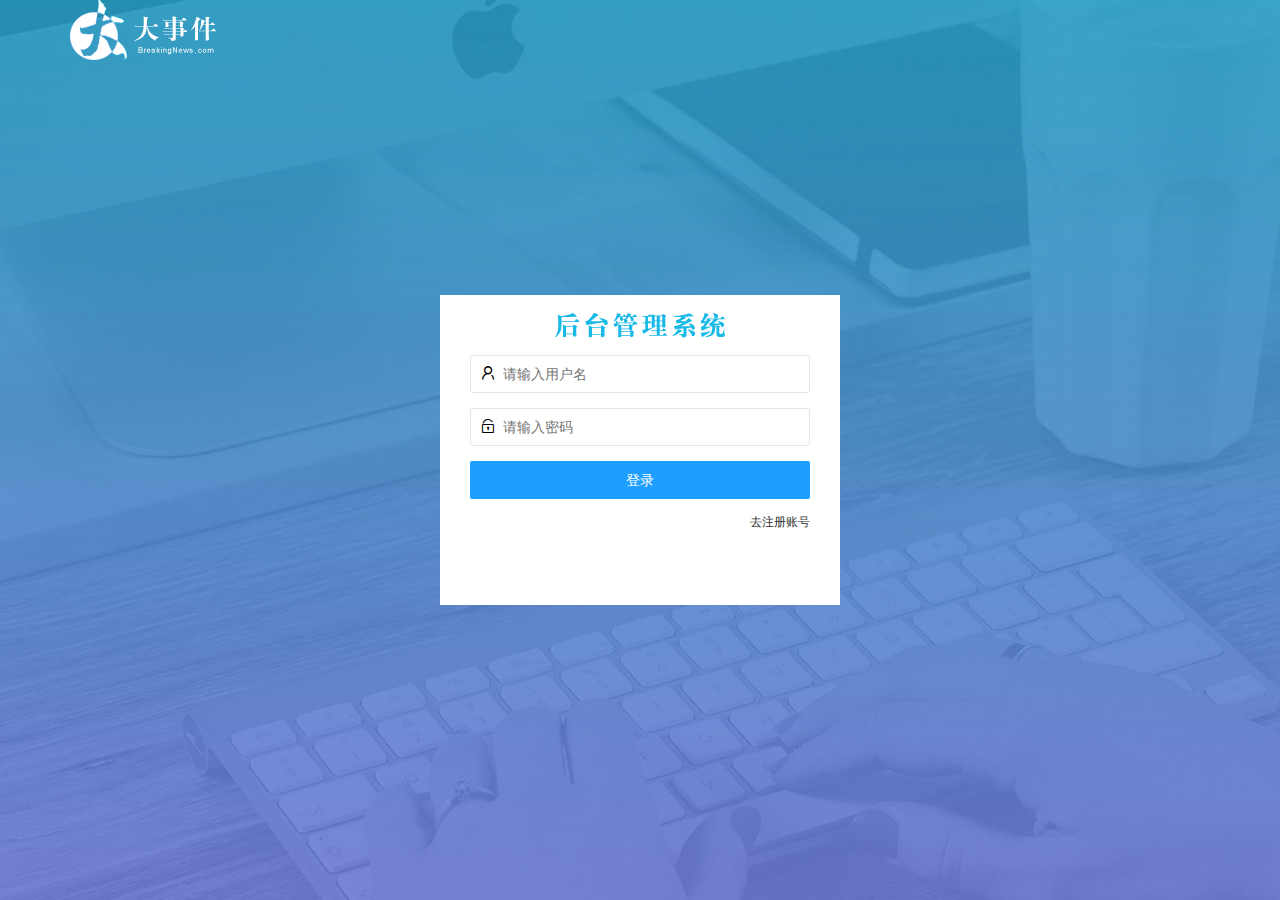
<file: login.html>
<!DOCTYPE html>
<html lang="en">
  <head>
    <meta charset="UTF-8" />
    <meta http-equiv="X-UA-Compatible" content="IE=edge" />
    <meta name="viewport" content="width=device-width, initial-scale=1.0" />
    <title>大事件-登录/注册</title>
    <link rel="stylesheet" href="/assets/css/login.css" />
    <link rel="stylesheet" href="/assets/lib/layui/css/layui.css" />
  </head>
  <body>
    <!-- 头部的 logo区域 -->
    <div class="layui-main">
      <img src="/assets/images/logo.png" alt="" />
    </div>
    <!-- 登录注册区域 -->
    <div class="loginAndRegBox">
      <div class="title-box"></div>
      <!-- 登录的div -->
      <div class="login-box">
        <!-- 登录表单 -->
        <form class="layui-form" action="" id="form_login">
          <!--用户名 -->
          <div class="layui-form-item">
            <i class="layui-icon layui-icon-username"></i>
            <input
              type="text"
              name="username"
              required
              lay-verify="required"
              placeholder="请输入用户名"
              autocomplete="off"
              class="layui-input"
            />
          </div>
          <!-- 密码 -->
          <div class="layui-form-item">
            <i class="layui-icon layui-icon-password"></i>
            <input
              type="password"
              name="password"
              required
              lay-verify="required|pwd"
              placeholder="请输入密码"
              autocomplete="off"
              class="layui-input"
            />
          </div>
          <!-- 登录按钮 -->
          <div class="layui-form-item">
            <button
              class="layui-btn layui-btn-fluid layui-btn-normal"
              lay-submit
              lay-filter="formDemo"
            >
              登录
            </button>
          </div>
          <div class="layui-form-item links">
            <a href="javascript:;" id="link_reg">去注册账号</a>
          </div>
        </form>
      </div>
      <!-- 注册的div -->
      <div class="reg-box">
        <!-- 注册表单 -->
        <form class="layui-form" action="" id="form_reg">
          <!--用户名 -->
          <div class="layui-form-item">
            <i class="layui-icon layui-icon-username"></i>
            <input
              type="text"
              name="username"
              required
              lay-verify="required"
              placeholder="请输入用户名"
              autocomplete="off"
              class="layui-input"
            />
          </div>
          <!-- 密码 -->
          <div class="layui-form-item">
            <i class="layui-icon layui-icon-password"></i>
            <input
              type="password"
              name="password"
              required
              lay-verify="required|pwd"
              placeholder="请输入密码"
              autocomplete="off"
              class="layui-input"
            />
          </div>
          <!-- 确认密码 -->
          <div class="layui-form-item">
            <i class="layui-icon layui-icon-password"></i>
            <input
              type="password"
              name="password"
              required
              lay-verify="required|pwd|repwd"
              placeholder="再次确认密码"
              autocomplete="off"
              class="layui-input"
            />
          </div>

          <!-- 登录按钮 -->
          <div class="layui-form-item">
            <button
              class="layui-btn layui-btn-fluid layui-btn-normal"
              lay-submit
              lay-filter="formDemo"
            >
              注册
            </button>
          </div>
          <div class="layui-form-item links">
            <a href="javascript:;" id="link_login">去登录</a>
          </div>
        </form>
      </div>
    </div>
    <!-- 导入layui标签的js -->
    <script src="/assets/lib/layui/layui.all.js"></script>
    <!-- 导入jquery -->
    <script src="/assets/lib/jquery.js"></script>
    <script src="/assets/js/baseapi.js"></script>
    <script src="/assets/js/login.js"></script>
  </body>
</html>
</file>
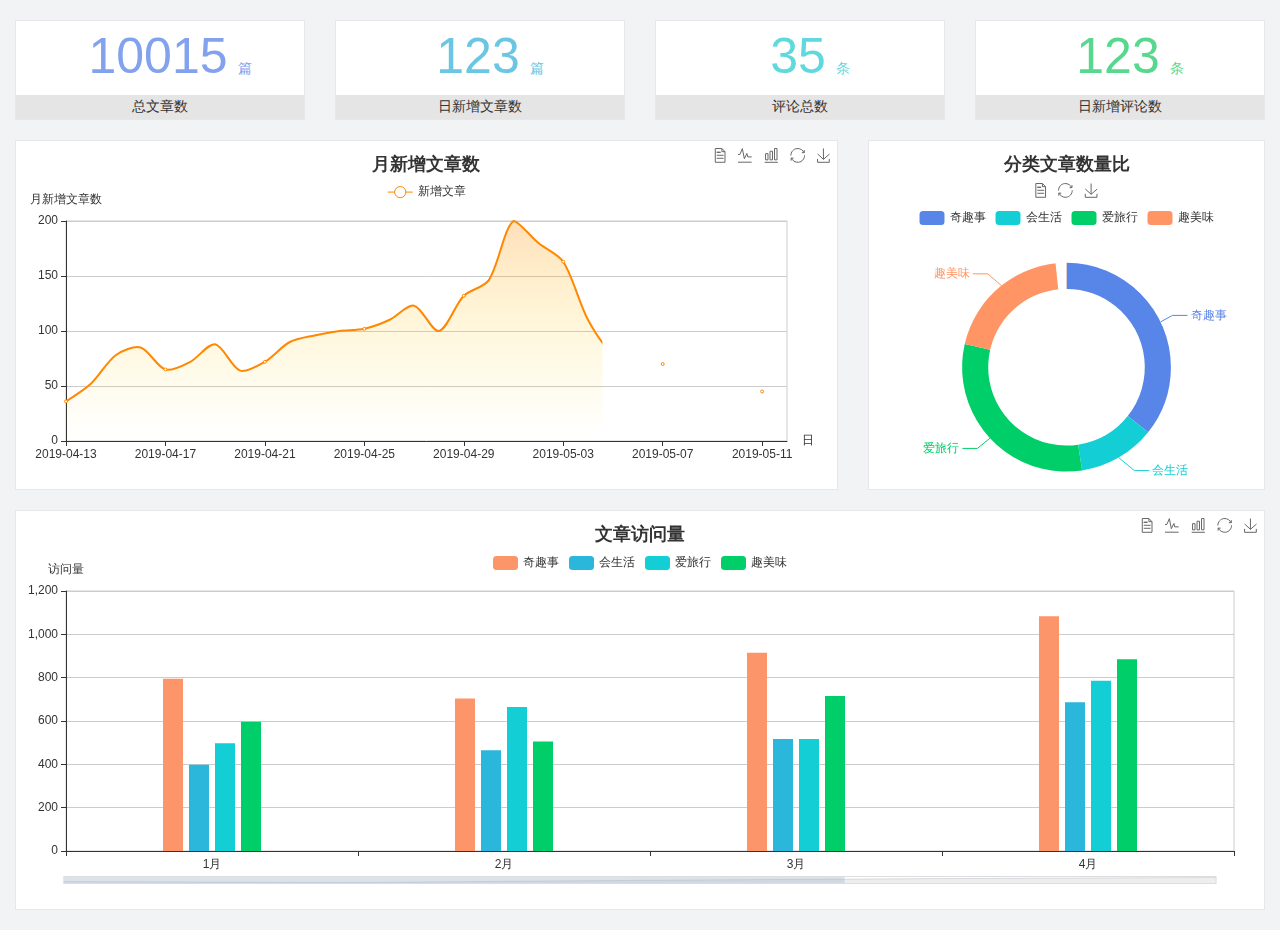
<file: home/dashboard.html>
<!DOCTYPE html>
<html lang="en">

<head>
  <meta charset="UTF-8">
  <meta name="viewport" content="width=device-width, initial-scale=1.0">
  <meta http-equiv="X-UA-Compatible" content="ie=edge">
  <title>图表统计</title>
  <link rel="stylesheet" href="../../assets/lib/bootstrap.css" />
  <link rel="stylesheet" href="../../assets/lib/main.css" />
  <script src="../../assets/lib/jquery.js"></script>
  <script type="text/javascript" src="../../assets/lib/echarts.min.js"></script>
</head>

<body>
  <div class="container-fluid">
    <div class="row spannel_list">
      <div class="col-sm-3 col-xs-6">
        <div class="spannel">
          <em>10015</em><span>篇</span>
          <b>总文章数</b>
        </div>
      </div>
      <div class="col-sm-3 col-xs-6">
        <div class="spannel scolor01">
          <em>123</em><span>篇</span>
          <b>日新增文章数</b>
        </div>
      </div>
      <div class="col-sm-3 col-xs-6">
        <div class="spannel scolor02">
          <em>35</em><span>条</span>
          <b>评论总数</b>
        </div>
      </div>
      <div class="col-sm-3 col-xs-6">
        <div class="spannel scolor03">
          <em>123</em><span>条</span>
          <b>日新增评论数</b>
        </div>
      </div>
    </div>
  </div>

  <div class="container-fluid">
    <div class="row curve-pie">
      <div class="col-lg-8 col-md-8">
        <div class="gragh_pannel" id="curve_show"></div>
      </div>
      <div class="col-lg-4 col-md-4">
        <div class="gragh_pannel" id="pie_show"></div>
      </div>
    </div>
  </div>

  <div class="container-fluid">
    <div class="column_pannel" id="column_show"></div>
  </div>

  <script>
    var oChart = echarts.init(document.getElementById('curve_show'));
    var aList_all = [
      { 'count': 36, 'date': '2019-04-13' },
      { 'count': 52, 'date': '2019-04-14' },
      { 'count': 78, 'date': '2019-04-15' },
      { 'count': 85, 'date': '2019-04-16' },
      { 'count': 65, 'date': '2019-04-17' },
      { 'count': 72, 'date': '2019-04-18' },
      { 'count': 88, 'date': '2019-04-19' },
      { 'count': 64, 'date': '2019-04-20' },
      { 'count': 72, 'date': '2019-04-21' },
      { 'count': 90, 'date': '2019-04-22' },
      { 'count': 96, 'date': '2019-04-23' },
      { 'count': 100, 'date': '2019-04-24' },
      { 'count': 102, 'date': '2019-04-25' },
      { 'count': 110, 'date': '2019-04-26' },
      { 'count': 123, 'date': '2019-04-27' },
      { 'count': 100, 'date': '2019-04-28' },
      { 'count': 132, 'date': '2019-04-29' },
      { 'count': 146, 'date': '2019-04-30' },
      { 'count': 200, 'date': '2019-05-01' },
      { 'count': 180, 'date': '2019-05-02' },
      { 'count': 163, 'date': '2019-05-03' },
      { 'count': 110, 'date': '2019-05-04' },
      { 'count': 80, 'date': '2019-05-05' },
      { 'count': 82, 'date': '2019-05-06' },
      { 'count': 70, 'date': '2019-05-07' },
      { 'count': 65, 'date': '2019-05-08' },
      { 'count': 54, 'date': '2019-05-09' },
      { 'count': 40, 'date': '2019-05-10' },
      { 'count': 45, 'date': '2019-05-11' },
      { 'count': 38, 'date': '2019-05-12' },
    ];

    let aCount = [];
    let aDate = [];

    for (var i = 0; i < aList_all.length; i++) {
      aCount.push(aList_all[i].count);
      aDate.push(aList_all[i].date);
    }

    var chartopt = {
      title: {
        text: '月新增文章数',
        left: 'center',
        top: '10'
      },
      tooltip: {
        trigger: 'axis'
      },
      legend: {
        data: ['新增文章'],
        top: '40'
      },
      toolbox: {
        show: true,
        feature: {
          mark: { show: true },
          dataView: { show: true, readOnly: false },
          magicType: { show: true, type: ['line', 'bar'] },
          restore: { show: true },
          saveAsImage: { show: true }
        }
      },
      calculable: true,
      xAxis: [
        {
          name: '日',
          type: 'category',
          boundaryGap: false,
          data: aDate
        }
      ],
      yAxis: [
        {
          name: '月新增文章数',
          type: 'value'
        }
      ],
      series: [
        {
          name: '新增文章',
          type: 'line',
          smooth: true,
          itemStyle: { normal: { areaStyle: { type: 'default' }, color: '#f80' }, lineStyle: { color: '#f80' } },
          data: aCount
        }],
      areaStyle: {
        normal: {
          color: new echarts.graphic.LinearGradient(0, 0, 0, 1, [{
            offset: 0,
            color: 'rgba(255,136,0,0.39)'
          }, {
            offset: .34,
            color: 'rgba(255,180,0,0.25)'
          }, {
            offset: 1,
            color: 'rgba(255,222,0,0.00)'
          }])

        }
      },
      grid: {
        show: true,
        x: 50,
        x2: 50,
        y: 80,
        height: 220
      }
    };

    oChart.setOption(chartopt);


    var oPie = echarts.init(document.getElementById('pie_show'));
    var oPieopt =
    {
      title: {
        top: 10,
        text: '分类文章数量比',
        x: 'center'
      },
      tooltip: {
        trigger: 'item',
        formatter: "{a} <br/>{b} : {c} ({d}%)"
      },
      color: ['#5885e8', '#13cfd5', '#00ce68', '#ff9565'],
      legend: {
        x: 'center',
        top: 65,
        data: ['奇趣事', '会生活', '爱旅行', '趣美味']
      },
      toolbox: {
        show: true,
        x: 'center',
        top: 35,
        feature: {
          mark: { show: true },
          dataView: { show: true, readOnly: false },
          magicType: {
            show: true,
            type: ['pie', 'funnel'],
            option: {
              funnel: {
                x: '25%',
                width: '50%',
                funnelAlign: 'left',
                max: 1548
              }
            }
          },
          restore: { show: true },
          saveAsImage: { show: true }
        }
      },
      calculable: true,
      series: [
        {
          name: '访问来源',
          type: 'pie',
          radius: ['45%', '60%'],
          center: ['50%', '65%'],
          data: [
            { value: 300, name: '奇趣事' },
            { value: 100, name: '会生活' },
            { value: 260, name: '爱旅行' },
            { value: 180, name: '趣美味' }
          ]
        }
      ]
    };
    oPie.setOption(oPieopt);



    var oColumn = this.echarts.init(document.getElementById('column_show'));
    var oColumnopt =
    {
      title: {
        text: '文章访问量',
        left: 'center',
        top: '10'
      },
      tooltip: {
        trigger: 'axis'
      },
      legend: {
        data: ['奇趣事', '会生活', '爱旅行', '趣美味'],
        top: '40'
      },
      toolbox: {
        show: true,
        feature: {
          mark: { show: true },
          dataView: { show: true, readOnly: false },
          magicType: { show: true, type: ['line', 'bar'] },
          restore: { show: true },
          saveAsImage: { show: true }
        }
      },
      calculable: true,
      xAxis: [
        {
          type: 'category',
          data: ['1月', '2月', '3月', '4月', '5月']
        }
      ],
      yAxis: [
        {
          name: '访问量',
          type: 'value'
        }
      ],
      series: [
        {
          name: '奇趣事',
          type: 'bar',
          barWidth: 20,
          itemStyle: {
            normal: { areaStyle: { type: 'default' }, color: '#fd956a' }
          },
          data: [800, 708, 920, 1090, 1200]
        },
        {
          name: '会生活',
          type: 'bar',
          barWidth: 20,
          itemStyle: {
            normal: { areaStyle: { type: 'default' }, color: '#2bb6db' }
          },
          data: [400, 468, 520, 690, 800]
        },
        {
          name: '爱旅行',
          type: 'bar',
          barWidth: 20,
          itemStyle: {
            normal: { areaStyle: { type: 'default' }, color: '#13cfd5' }
          },
          data: [500, 668, 520, 790, 900]
        },
        {
          name: '趣美味',
          type: 'bar',
          barWidth: 20,
          itemStyle: {
            normal: { areaStyle: { type: 'default' }, color: '#00ce68' }
          },
          data: [600, 508, 720, 890, 1000]
        }
      ],
      grid: {
        show: true,
        x: 50,
        x2: 30,
        y: 80,
        height: 260
      },
      dataZoom: [//给x轴设置滚动条
        {
          start: 0,//默认为0
          end: 100 - 1000 / 31,//默认为100
          type: 'slider',
          show: true,
          xAxisIndex: [0],
          handleSize: 0,//滑动条的 左右2个滑动条的大小
          height: 8,//组件高度
          left: 45, //左边的距离
          right: 50,//右边的距离
          bottom: 26,//右边的距离
          handleColor: '#ddd',//h滑动图标的颜色
          handleStyle: {
            borderColor: "#cacaca",
            borderWidth: "1",
            shadowBlur: 2,
            background: "#ddd",
            shadowColor: "#ddd",
          }
        }]
    };
    oColumn.setOption(oColumnopt);
  </script>
</body>

</html>
</file>
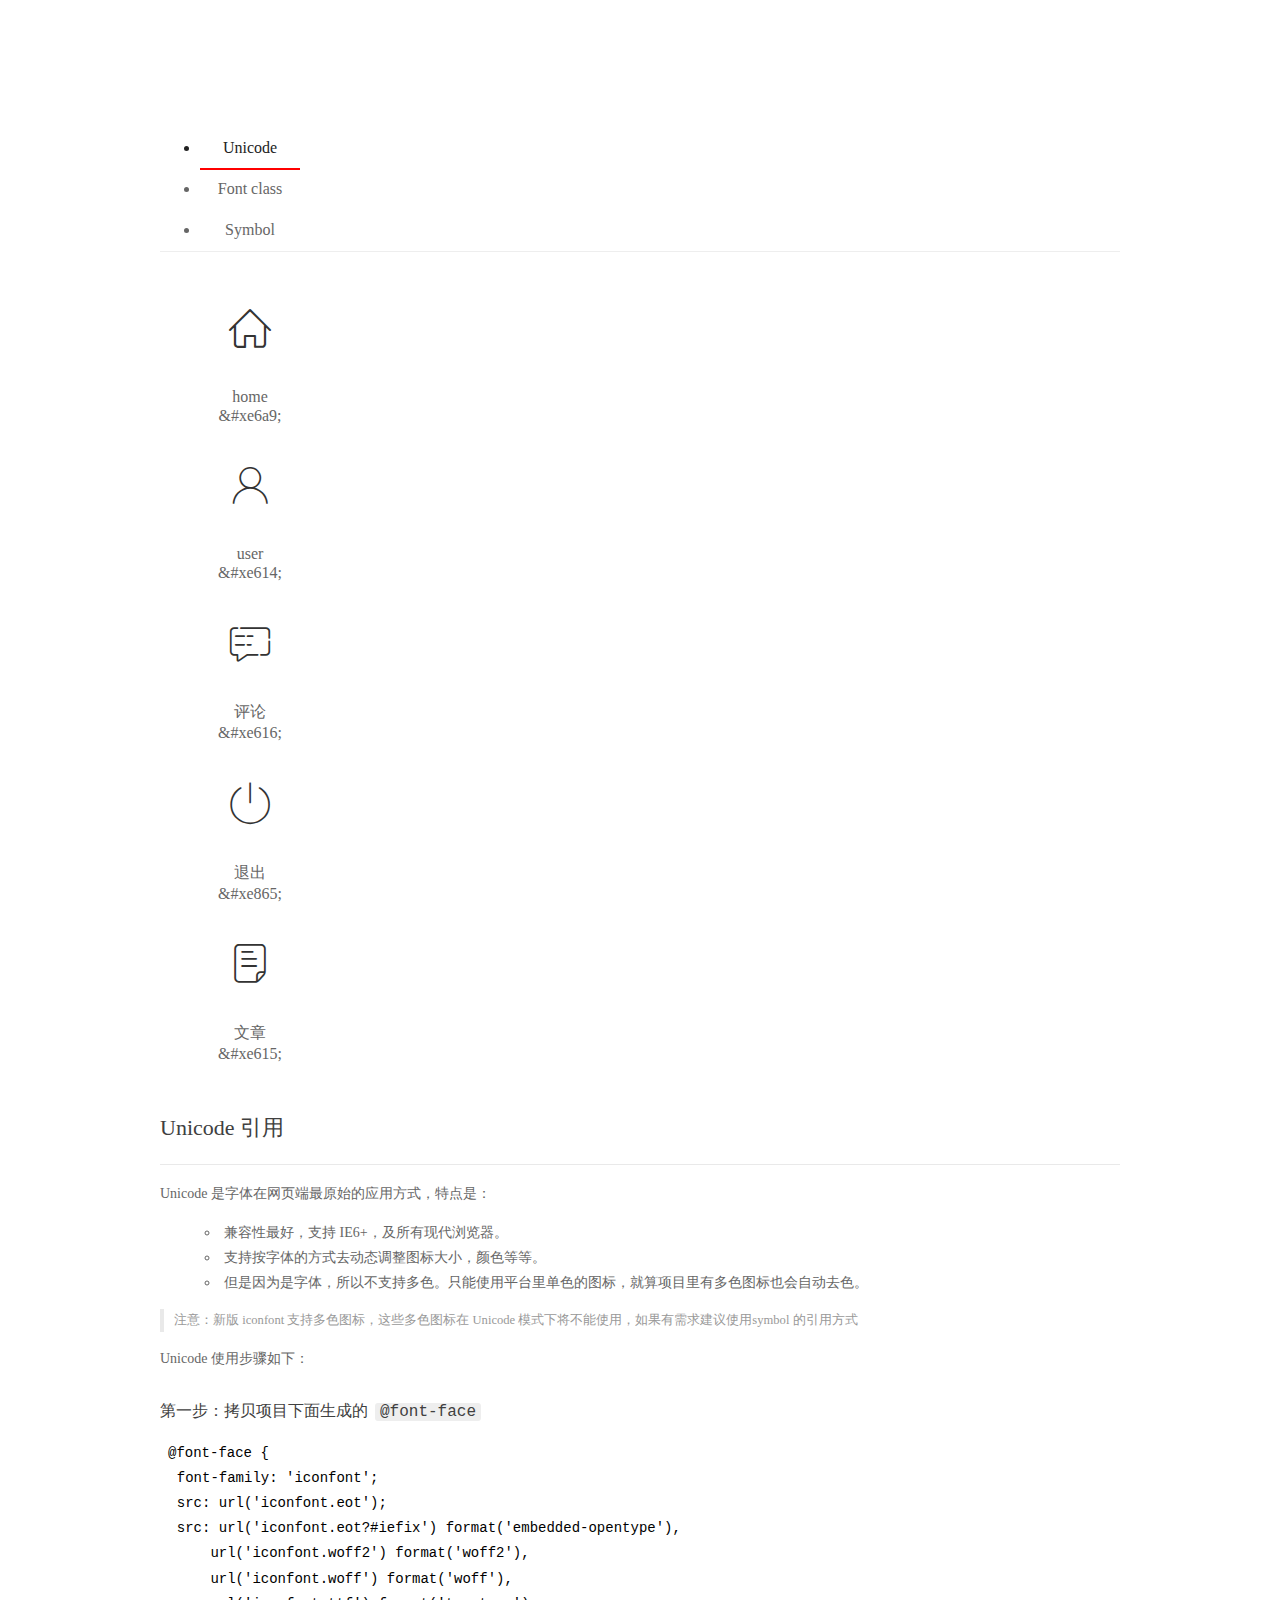
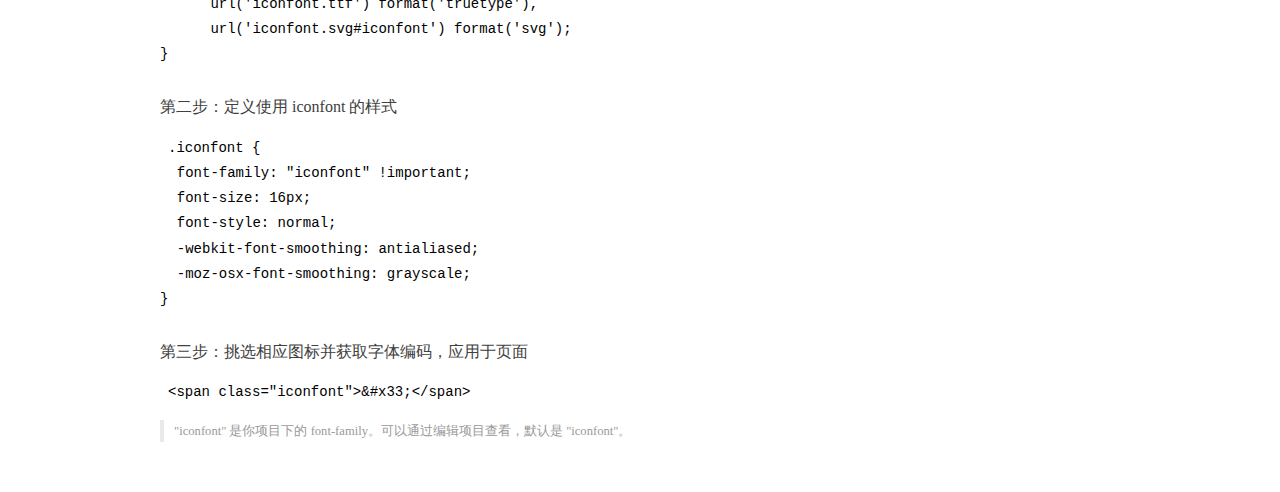
<file: assets/fonts/demo_index.html>
<!DOCTYPE html>
<html>
<head>
  <meta charset="utf-8"/>
  <title>IconFont Demo</title>
  <link rel="shortcut icon" href="https://gtms04.alicdn.com/tps/i4/TB1_oz6GVXXXXaFXpXXJDFnIXXX-64-64.ico" type="image/x-icon"/>
  <link rel="stylesheet" href="https://g.alicdn.com/thx/cube/1.3.2/cube.min.css">
  <link rel="stylesheet" href="demo.css">
  <link rel="stylesheet" href="iconfont.css">
  <script src="iconfont.js"></script>
  <!-- jQuery -->
  <script src="https://a1.alicdn.com/oss/uploads/2018/12/26/7bfddb60-08e8-11e9-9b04-53e73bb6408b.js"></script>
  <!-- 代码高亮 -->
  <script src="https://a1.alicdn.com/oss/uploads/2018/12/26/a3f714d0-08e6-11e9-8a15-ebf944d7534c.js"></script>
</head>
<body>
  <div class="main">
    <h1 class="logo"><a href="https://www.iconfont.cn/" title="iconfont 首页" target="_blank">&#xe86b;</a></h1>
    <div class="nav-tabs">
      <ul id="tabs" class="dib-box">
        <li class="dib active"><span>Unicode</span></li>
        <li class="dib"><span>Font class</span></li>
        <li class="dib"><span>Symbol</span></li>
      </ul>
      
    </div>
    <div class="tab-container">
      <div class="content unicode" style="display: block;">
          <ul class="icon_lists dib-box">
          
            <li class="dib">
              <span class="icon iconfont">&#xe6a9;</span>
                <div class="name">home</div>
                <div class="code-name">&amp;#xe6a9;</div>
              </li>
          
            <li class="dib">
              <span class="icon iconfont">&#xe614;</span>
                <div class="name">user</div>
                <div class="code-name">&amp;#xe614;</div>
              </li>
          
            <li class="dib">
              <span class="icon iconfont">&#xe616;</span>
                <div class="name">评论</div>
                <div class="code-name">&amp;#xe616;</div>
              </li>
          
            <li class="dib">
              <span class="icon iconfont">&#xe865;</span>
                <div class="name">退出</div>
                <div class="code-name">&amp;#xe865;</div>
              </li>
          
            <li class="dib">
              <span class="icon iconfont">&#xe615;</span>
                <div class="name">文章</div>
                <div class="code-name">&amp;#xe615;</div>
              </li>
          
          </ul>
          <div class="article markdown">
          <h2 id="unicode-">Unicode 引用</h2>
          <hr>

          <p>Unicode 是字体在网页端最原始的应用方式，特点是：</p>
          <ul>
            <li>兼容性最好，支持 IE6+，及所有现代浏览器。</li>
            <li>支持按字体的方式去动态调整图标大小，颜色等等。</li>
            <li>但是因为是字体，所以不支持多色。只能使用平台里单色的图标，就算项目里有多色图标也会自动去色。</li>
          </ul>
          <blockquote>
            <p>注意：新版 iconfont 支持多色图标，这些多色图标在 Unicode 模式下将不能使用，如果有需求建议使用symbol 的引用方式</p>
          </blockquote>
          <p>Unicode 使用步骤如下：</p>
          <h3 id="-font-face">第一步：拷贝项目下面生成的 <code>@font-face</code></h3>
<pre><code class="language-css"
>@font-face {
  font-family: 'iconfont';
  src: url('iconfont.eot');
  src: url('iconfont.eot?#iefix') format('embedded-opentype'),
      url('iconfont.woff2') format('woff2'),
      url('iconfont.woff') format('woff'),
      url('iconfont.ttf') format('truetype'),
      url('iconfont.svg#iconfont') format('svg');
}
</code></pre>
          <h3 id="-iconfont-">第二步：定义使用 iconfont 的样式</h3>
<pre><code class="language-css"
>.iconfont {
  font-family: "iconfont" !important;
  font-size: 16px;
  font-style: normal;
  -webkit-font-smoothing: antialiased;
  -moz-osx-font-smoothing: grayscale;
}
</code></pre>
          <h3 id="-">第三步：挑选相应图标并获取字体编码，应用于页面</h3>
<pre>
<code class="language-html"
>&lt;span class="iconfont"&gt;&amp;#x33;&lt;/span&gt;
</code></pre>
          <blockquote>
            <p>"iconfont" 是你项目下的 font-family。可以通过编辑项目查看，默认是 "iconfont"。</p>
          </blockquote>
          </div>
      </div>
      <div class="content font-class">
        <ul class="icon_lists dib-box">
          
          <li class="dib">
            <span class="icon iconfont icon-home"></span>
            <div class="name">
              home
            </div>
            <div class="code-name">.icon-home
            </div>
          </li>
          
          <li class="dib">
            <span class="icon iconfont icon-user"></span>
            <div class="name">
              user
            </div>
            <div class="code-name">.icon-user
            </div>
          </li>
          
          <li class="dib">
            <span class="icon iconfont icon-pinglun"></span>
            <div class="name">
              评论
            </div>
            <div class="code-name">.icon-pinglun
            </div>
          </li>
          
          <li class="dib">
            <span class="icon iconfont icon-tuichu"></span>
            <div class="name">
              退出
            </div>
            <div class="code-name">.icon-tuichu
            </div>
          </li>
          
          <li class="dib">
            <span class="icon iconfont icon-16"></span>
            <div class="name">
              文章
            </div>
            <div class="code-name">.icon-16
            </div>
          </li>
          
        </ul>
        <div class="article markdown">
        <h2 id="font-class-">font-class 引用</h2>
        <hr>

        <p>font-class 是 Unicode 使用方式的一种变种，主要是解决 Unicode 书写不直观，语意不明确的问题。</p>
        <p>与 Unicode 使用方式相比，具有如下特点：</p>
        <ul>
          <li>兼容性良好，支持 IE8+，及所有现代浏览器。</li>
          <li>相比于 Unicode 语意明确，书写更直观。可以很容易分辨这个 icon 是什么。</li>
          <li>因为使用 class 来定义图标，所以当要替换图标时，只需要修改 class 里面的 Unicode 引用。</li>
          <li>不过因为本质上还是使用的字体，所以多色图标还是不支持的。</li>
        </ul>
        <p>使用步骤如下：</p>
        <h3 id="-fontclass-">第一步：引入项目下面生成的 fontclass 代码：</h3>
<pre><code class="language-html">&lt;link rel="stylesheet" href="./iconfont.css"&gt;
</code></pre>
        <h3 id="-">第二步：挑选相应图标并获取类名，应用于页面：</h3>
<pre><code class="language-html">&lt;span class="iconfont icon-xxx"&gt;&lt;/span&gt;
</code></pre>
        <blockquote>
          <p>"
            iconfont" 是你项目下的 font-family。可以通过编辑项目查看，默认是 "iconfont"。</p>
        </blockquote>
      </div>
      </div>
      <div class="content symbol">
          <ul class="icon_lists dib-box">
          
            <li class="dib">
                <svg class="icon svg-icon" aria-hidden="true">
                  <use xlink:href="#icon-home"></use>
                </svg>
                <div class="name">home</div>
                <div class="code-name">#icon-home</div>
            </li>
          
            <li class="dib">
                <svg class="icon svg-icon" aria-hidden="true">
                  <use xlink:href="#icon-user"></use>
                </svg>
                <div class="name">user</div>
                <div class="code-name">#icon-user</div>
            </li>
          
            <li class="dib">
                <svg class="icon svg-icon" aria-hidden="true">
                  <use xlink:href="#icon-pinglun"></use>
                </svg>
                <div class="name">评论</div>
                <div class="code-name">#icon-pinglun</div>
            </li>
          
            <li class="dib">
                <svg class="icon svg-icon" aria-hidden="true">
                  <use xlink:href="#icon-tuichu"></use>
                </svg>
                <div class="name">退出</div>
                <div class="code-name">#icon-tuichu</div>
            </li>
          
            <li class="dib">
                <svg class="icon svg-icon" aria-hidden="true">
                  <use xlink:href="#icon-16"></use>
                </svg>
                <div class="name">文章</div>
                <div class="code-name">#icon-16</div>
            </li>
          
          </ul>
          <div class="article markdown">
          <h2 id="symbol-">Symbol 引用</h2>
          <hr>

          <p>这是一种全新的使用方式，应该说这才是未来的主流，也是平台目前推荐的用法。相关介绍可以参考这篇<a href="">文章</a>
            这种用法其实是做了一个 SVG 的集合，与另外两种相比具有如下特点：</p>
          <ul>
            <li>支持多色图标了，不再受单色限制。</li>
            <li>通过一些技巧，支持像字体那样，通过 <code>font-size</code>, <code>color</code> 来调整样式。</li>
            <li>兼容性较差，支持 IE9+，及现代浏览器。</li>
            <li>浏览器渲染 SVG 的性能一般，还不如 png。</li>
          </ul>
          <p>使用步骤如下：</p>
          <h3 id="-symbol-">第一步：引入项目下面生成的 symbol 代码：</h3>
<pre><code class="language-html">&lt;script src="./iconfont.js"&gt;&lt;/script&gt;
</code></pre>
          <h3 id="-css-">第二步：加入通用 CSS 代码（引入一次就行）：</h3>
<pre><code class="language-html">&lt;style&gt;
.icon {
  width: 1em;
  height: 1em;
  vertical-align: -0.15em;
  fill: currentColor;
  overflow: hidden;
}
&lt;/style&gt;
</code></pre>
          <h3 id="-">第三步：挑选相应图标并获取类名，应用于页面：</h3>
<pre><code class="language-html">&lt;svg class="icon" aria-hidden="true"&gt;
  &lt;use xlink:href="#icon-xxx"&gt;&lt;/use&gt;
&lt;/svg&gt;
</code></pre>
          </div>
      </div>

    </div>
  </div>
  <script>
  $(document).ready(function () {
      $('.tab-container .content:first').show()

      $('#tabs li').click(function (e) {
        var tabContent = $('.tab-container .content')
        var index = $(this).index()

        if ($(this).hasClass('active')) {
          return
        } else {
          $('#tabs li').removeClass('active')
          $(this).addClass('active')

          tabContent.hide().eq(index).fadeIn()
        }
      })
    })
  </script>
</body>
</html>
</file>
<file: assets/css/login.css>
html,
body {
  margin: 0;
  padding: 0;
  height: 100%;
  width: 100%;
  background: url('/assets/images/login_bg.jpg') no-repeat center;
  background-size: cover;
}
.loginAndRegBox {
  width: 400px;
  height: 310px;
  background-color: #fff;
  position: absolute;
  left: 50%;
  top: 50%;
  transform: translate(-50%, -50%);
}
.title-box {
  height: 60px;
  background: url(/assets/images/login_title.png) no-repeat center;
}
.reg-box {
  display: none;
}
.layui-form {
  padding: 0 30px;
}
.links a {
  display: flex;
  justify-content: flex-end;
  font-size: 12px;
}
.layui-form-item {
  position: relative;
}
.layui-icon {
  position: absolute;
  left: 10px;
  top: 10px;
}

.layui-form-item .layui-input {
  padding-left: 32px;
}
</file>
<file: assets/lib/layui/css/layui.css>
/** layui-v2.5.5 MIT License By https://www.layui.com */
 .layui-inline,img{display:inline-block;vertical-align:middle}h1,h2,h3,h4,h5,h6{font-weight:400}.layui-edge,.layui-header,.layui-inline,.layui-main{position:relative}.layui-body,.layui-edge,.layui-elip{overflow:hidden}.layui-btn,.layui-edge,.layui-inline,img{vertical-align:middle}.layui-btn,.layui-disabled,.layui-icon,.layui-unselect{-moz-user-select:none;-webkit-user-select:none;-ms-user-select:none}.layui-elip,.layui-form-checkbox span,.layui-form-pane .layui-form-label{text-overflow:ellipsis;white-space:nowrap}.layui-breadcrumb,.layui-tree-btnGroup{visibility:hidden}blockquote,body,button,dd,div,dl,dt,form,h1,h2,h3,h4,h5,h6,input,li,ol,p,pre,td,textarea,th,ul{margin:0;padding:0;-webkit-tap-highlight-color:rgba(0,0,0,0)}a:active,a:hover{outline:0}img{border:none}li{list-style:none}table{border-collapse:collapse;border-spacing:0}h4,h5,h6{font-size:100%}button,input,optgroup,option,select,textarea{font-family:inherit;font-size:inherit;font-style:inherit;font-weight:inherit;outline:0}pre{white-space:pre-wrap;white-space:-moz-pre-wrap;white-space:-pre-wrap;white-space:-o-pre-wrap;word-wrap:break-word}body{line-height:24px;font:14px Helvetica Neue,Helvetica,PingFang SC,Tahoma,Arial,sans-serif}hr{height:1px;margin:10px 0;border:0;clear:both}a{color:#333;text-decoration:none}a:hover{color:#777}a cite{font-style:normal;*cursor:pointer}.layui-border-box,.layui-border-box *{box-sizing:border-box}.layui-box,.layui-box *{box-sizing:content-box}.layui-clear{clear:both;*zoom:1}.layui-clear:after{content:'\20';clear:both;*zoom:1;display:block;height:0}.layui-inline{*display:inline;*zoom:1}.layui-edge{display:inline-block;width:0;height:0;border-width:6px;border-style:dashed;border-color:transparent}.layui-edge-top{top:-4px;border-bottom-color:#999;border-bottom-style:solid}.layui-edge-right{border-left-color:#999;border-left-style:solid}.layui-edge-bottom{top:2px;border-top-color:#999;border-top-style:solid}.layui-edge-left{border-right-color:#999;border-right-style:solid}.layui-disabled,.layui-disabled:hover{color:#d2d2d2!important;cursor:not-allowed!important}.layui-circle{border-radius:100%}.layui-show{display:block!important}.layui-hide{display:none!important}@font-face{font-family:layui-icon;src:url(../font/iconfont.eot?v=250);src:url(../font/iconfont.eot?v=250#iefix) format('embedded-opentype'),url(../font/iconfont.woff2?v=250) format('woff2'),url(../font/iconfont.woff?v=250) format('woff'),url(../font/iconfont.ttf?v=250) format('truetype'),url(../font/iconfont.svg?v=250#layui-icon) format('svg')}.layui-icon{font-family:layui-icon!important;font-size:16px;font-style:normal;-webkit-font-smoothing:antialiased;-moz-osx-font-smoothing:grayscale}.layui-icon-reply-fill:before{content:"\e611"}.layui-icon-set-fill:before{content:"\e614"}.layui-icon-menu-fill:before{content:"\e60f"}.layui-icon-search:before{content:"\e615"}.layui-icon-share:before{content:"\e641"}.layui-icon-set-sm:before{content:"\e620"}.layui-icon-engine:before{content:"\e628"}.layui-icon-close:before{content:"\1006"}.layui-icon-close-fill:before{content:"\1007"}.layui-icon-chart-screen:before{content:"\e629"}.layui-icon-star:before{content:"\e600"}.layui-icon-circle-dot:before{content:"\e617"}.layui-icon-chat:before{content:"\e606"}.layui-icon-release:before{content:"\e609"}.layui-icon-list:before{content:"\e60a"}.layui-icon-chart:before{content:"\e62c"}.layui-icon-ok-circle:before{content:"\1005"}.layui-icon-layim-theme:before{content:"\e61b"}.layui-icon-table:before{content:"\e62d"}.layui-icon-right:before{content:"\e602"}.layui-icon-left:before{content:"\e603"}.layui-icon-cart-simple:before{content:"\e698"}.layui-icon-face-cry:before{content:"\e69c"}.layui-icon-face-smile:before{content:"\e6af"}.layui-icon-survey:before{content:"\e6b2"}.layui-icon-tree:before{content:"\e62e"}.layui-icon-upload-circle:before{content:"\e62f"}.layui-icon-add-circle:before{content:"\e61f"}.layui-icon-download-circle:before{content:"\e601"}.layui-icon-templeate-1:before{content:"\e630"}.layui-icon-util:before{content:"\e631"}.layui-icon-face-surprised:before{content:"\e664"}.layui-icon-edit:before{content:"\e642"}.layui-icon-speaker:before{content:"\e645"}.layui-icon-down:before{content:"\e61a"}.layui-icon-file:before{content:"\e621"}.layui-icon-layouts:before{content:"\e632"}.layui-icon-rate-half:before{content:"\e6c9"}.layui-icon-add-circle-fine:before{content:"\e608"}.layui-icon-prev-circle:before{content:"\e633"}.layui-icon-read:before{content:"\e705"}.layui-icon-404:before{content:"\e61c"}.layui-icon-carousel:before{content:"\e634"}.layui-icon-help:before{content:"\e607"}.layui-icon-code-circle:before{content:"\e635"}.layui-icon-water:before{content:"\e636"}.layui-icon-username:before{content:"\e66f"}.layui-icon-find-fill:before{content:"\e670"}.layui-icon-about:before{content:"\e60b"}.layui-icon-location:before{content:"\e715"}.layui-icon-up:before{content:"\e619"}.layui-icon-pause:before{content:"\e651"}.layui-icon-date:before{content:"\e637"}.layui-icon-layim-uploadfile:before{content:"\e61d"}.layui-icon-delete:before{content:"\e640"}.layui-icon-play:before{content:"\e652"}.layui-icon-top:before{content:"\e604"}.layui-icon-friends:before{content:"\e612"}.layui-icon-refresh-3:before{content:"\e9aa"}.layui-icon-ok:before{content:"\e605"}.layui-icon-layer:before{content:"\e638"}.layui-icon-face-smile-fine:before{content:"\e60c"}.layui-icon-dollar:before{content:"\e659"}.layui-icon-group:before{content:"\e613"}.layui-icon-layim-download:before{content:"\e61e"}.layui-icon-picture-fine:before{content:"\e60d"}.layui-icon-link:before{content:"\e64c"}.layui-icon-diamond:before{content:"\e735"}.layui-icon-log:before{content:"\e60e"}.layui-icon-rate-solid:before{content:"\e67a"}.layui-icon-fonts-del:before{content:"\e64f"}.layui-icon-unlink:before{content:"\e64d"}.layui-icon-fonts-clear:before{content:"\e639"}.layui-icon-triangle-r:before{content:"\e623"}.layui-icon-circle:before{content:"\e63f"}.layui-icon-radio:before{content:"\e643"}.layui-icon-align-center:before{content:"\e647"}.layui-icon-align-right:before{content:"\e648"}.layui-icon-align-left:before{content:"\e649"}.layui-icon-loading-1:before{content:"\e63e"}.layui-icon-return:before{content:"\e65c"}.layui-icon-fonts-strong:before{content:"\e62b"}.layui-icon-upload:before{content:"\e67c"}.layui-icon-dialogue:before{content:"\e63a"}.layui-icon-video:before{content:"\e6ed"}.layui-icon-headset:before{content:"\e6fc"}.layui-icon-cellphone-fine:before{content:"\e63b"}.layui-icon-add-1:before{content:"\e654"}.layui-icon-face-smile-b:before{content:"\e650"}.layui-icon-fonts-html:before{content:"\e64b"}.layui-icon-form:before{content:"\e63c"}.layui-icon-cart:before{content:"\e657"}.layui-icon-camera-fill:before{content:"\e65d"}.layui-icon-tabs:before{content:"\e62a"}.layui-icon-fonts-code:before{content:"\e64e"}.layui-icon-fire:before{content:"\e756"}.layui-icon-set:before{content:"\e716"}.layui-icon-fonts-u:before{content:"\e646"}.layui-icon-triangle-d:before{content:"\e625"}.layui-icon-tips:before{content:"\e702"}.layui-icon-picture:before{content:"\e64a"}.layui-icon-more-vertical:before{content:"\e671"}.layui-icon-flag:before{content:"\e66c"}.layui-icon-loading:before{content:"\e63d"}.layui-icon-fonts-i:before{content:"\e644"}.layui-icon-refresh-1:before{content:"\e666"}.layui-icon-rmb:before{content:"\e65e"}.layui-icon-home:before{content:"\e68e"}.layui-icon-user:before{content:"\e770"}.layui-icon-notice:before{content:"\e667"}.layui-icon-login-weibo:before{content:"\e675"}.layui-icon-voice:before{content:"\e688"}.layui-icon-upload-drag:before{content:"\e681"}.layui-icon-login-qq:before{content:"\e676"}.layui-icon-snowflake:before{content:"\e6b1"}.layui-icon-file-b:before{content:"\e655"}.layui-icon-template:before{content:"\e663"}.layui-icon-auz:before{content:"\e672"}.layui-icon-console:before{content:"\e665"}.layui-icon-app:before{content:"\e653"}.layui-icon-prev:before{content:"\e65a"}.layui-icon-website:before{content:"\e7ae"}.layui-icon-next:before{content:"\e65b"}.layui-icon-component:before{content:"\e857"}.layui-icon-more:before{content:"\e65f"}.layui-icon-login-wechat:before{content:"\e677"}.layui-icon-shrink-right:before{content:"\e668"}.layui-icon-spread-left:before{content:"\e66b"}.layui-icon-camera:before{content:"\e660"}.layui-icon-note:before{content:"\e66e"}.layui-icon-refresh:before{content:"\e669"}.layui-icon-female:before{content:"\e661"}.layui-icon-male:before{content:"\e662"}.layui-icon-password:before{content:"\e673"}.layui-icon-senior:before{content:"\e674"}.layui-icon-theme:before{content:"\e66a"}.layui-icon-tread:before{content:"\e6c5"}.layui-icon-praise:before{content:"\e6c6"}.layui-icon-star-fill:before{content:"\e658"}.layui-icon-rate:before{content:"\e67b"}.layui-icon-template-1:before{content:"\e656"}.layui-icon-vercode:before{content:"\e679"}.layui-icon-cellphone:before{content:"\e678"}.layui-icon-screen-full:before{content:"\e622"}.layui-icon-screen-restore:before{content:"\e758"}.layui-icon-cols:before{content:"\e610"}.layui-icon-export:before{content:"\e67d"}.layui-icon-print:before{content:"\e66d"}.layui-icon-slider:before{content:"\e714"}.layui-icon-addition:before{content:"\e624"}.layui-icon-subtraction:before{content:"\e67e"}.layui-icon-service:before{content:"\e626"}.layui-icon-transfer:before{content:"\e691"}.layui-main{width:1140px;margin:0 auto}.layui-header{z-index:1000;height:60px}.layui-header a:hover{transition:all .5s;-webkit-transition:all .5s}.layui-side{position:fixed;left:0;top:0;bottom:0;z-index:999;width:200px;overflow-x:hidden}.layui-side-scroll{position:relative;width:220px;height:100%;overflow-x:hidden}.layui-body{position:absolute;left:200px;right:0;top:0;bottom:0;z-index:998;width:auto;overflow-y:auto;box-sizing:border-box}.layui-layout-body{overflow:hidden}.layui-layout-admin .layui-header{background-color:#23262E}.layui-layout-admin .layui-side{top:60px;width:200px;overflow-x:hidden}.layui-layout-admin .layui-body{position:fixed;top:60px;bottom:44px}.layui-layout-admin .layui-main{width:auto;margin:0 15px}.layui-layout-admin .layui-footer{position:fixed;left:200px;right:0;bottom:0;height:44px;line-height:44px;padding:0 15px;background-color:#eee}.layui-layout-admin .layui-logo{position:absolute;left:0;top:0;width:200px;height:100%;line-height:60px;text-align:center;color:#009688;font-size:16px}.layui-layout-admin .layui-header .layui-nav{background:0 0}.layui-layout-left{position:absolute!important;left:200px;top:0}.layui-layout-right{position:absolute!important;right:0;top:0}.layui-container{position:relative;margin:0 auto;padding:0 15px;box-sizing:border-box}.layui-fluid{position:relative;margin:0 auto;padding:0 15px}.layui-row:after,.layui-row:before{content:'';display:block;clear:both}.layui-col-lg1,.layui-col-lg10,.layui-col-lg11,.layui-col-lg12,.layui-col-lg2,.layui-col-lg3,.layui-col-lg4,.layui-col-lg5,.layui-col-lg6,.layui-col-lg7,.layui-col-lg8,.layui-col-lg9,.layui-col-md1,.layui-col-md10,.layui-col-md11,.layui-col-md12,.layui-col-md2,.layui-col-md3,.layui-col-md4,.layui-col-md5,.layui-col-md6,.layui-col-md7,.layui-col-md8,.layui-col-md9,.layui-col-sm1,.layui-col-sm10,.layui-col-sm11,.layui-col-sm12,.layui-col-sm2,.layui-col-sm3,.layui-col-sm4,.layui-col-sm5,.layui-col-sm6,.layui-col-sm7,.layui-col-sm8,.layui-col-sm9,.layui-col-xs1,.layui-col-xs10,.layui-col-xs11,.layui-col-xs12,.layui-col-xs2,.layui-col-xs3,.layui-col-xs4,.layui-col-xs5,.layui-col-xs6,.layui-col-xs7,.layui-col-xs8,.layui-col-xs9{position:relative;display:block;box-sizing:border-box}.layui-col-xs1,.layui-col-xs10,.layui-col-xs11,.layui-col-xs12,.layui-col-xs2,.layui-col-xs3,.layui-col-xs4,.layui-col-xs5,.layui-col-xs6,.layui-col-xs7,.layui-col-xs8,.layui-col-xs9{float:left}.layui-col-xs1{width:8.33333333%}.layui-col-xs2{width:16.66666667%}.layui-col-xs3{width:25%}.layui-col-xs4{width:33.33333333%}.layui-col-xs5{width:41.66666667%}.layui-col-xs6{width:50%}.layui-col-xs7{width:58.33333333%}.layui-col-xs8{width:66.66666667%}.layui-col-xs9{width:75%}.layui-col-xs10{width:83.33333333%}.layui-col-xs11{width:91.66666667%}.layui-col-xs12{width:100%}.layui-col-xs-offset1{margin-left:8.33333333%}.layui-col-xs-offset2{margin-left:16.66666667%}.layui-col-xs-offset3{margin-left:25%}.layui-col-xs-offset4{margin-left:33.33333333%}.layui-col-xs-offset5{margin-left:41.66666667%}.layui-col-xs-offset6{margin-left:50%}.layui-col-xs-offset7{margin-left:58.33333333%}.layui-col-xs-offset8{margin-left:66.66666667%}.layui-col-xs-offset9{margin-left:75%}.layui-col-xs-offset10{margin-left:83.33333333%}.layui-col-xs-offset11{margin-left:91.66666667%}.layui-col-xs-offset12{margin-left:100%}@media screen and (max-width:768px){.layui-hide-xs{display:none!important}.layui-show-xs-block{display:block!important}.layui-show-xs-inline{display:inline!important}.layui-show-xs-inline-block{display:inline-block!important}}@media screen and (min-width:768px){.layui-container{width:750px}.layui-hide-sm{display:none!important}.layui-show-sm-block{display:block!important}.layui-show-sm-inline{display:inline!important}.layui-show-sm-inline-block{display:inline-block!important}.layui-col-sm1,.layui-col-sm10,.layui-col-sm11,.layui-col-sm12,.layui-col-sm2,.layui-col-sm3,.layui-col-sm4,.layui-col-sm5,.layui-col-sm6,.layui-col-sm7,.layui-col-sm8,.layui-col-sm9{float:left}.layui-col-sm1{width:8.33333333%}.layui-col-sm2{width:16.66666667%}.layui-col-sm3{width:25%}.layui-col-sm4{width:33.33333333%}.layui-col-sm5{width:41.66666667%}.layui-col-sm6{width:50%}.layui-col-sm7{width:58.33333333%}.layui-col-sm8{width:66.66666667%}.layui-col-sm9{width:75%}.layui-col-sm10{width:83.33333333%}.layui-col-sm11{width:91.66666667%}.layui-col-sm12{width:100%}.layui-col-sm-offset1{margin-left:8.33333333%}.layui-col-sm-offset2{margin-left:16.66666667%}.layui-col-sm-offset3{margin-left:25%}.layui-col-sm-offset4{margin-left:33.33333333%}.layui-col-sm-offset5{margin-left:41.66666667%}.layui-col-sm-offset6{margin-left:50%}.layui-col-sm-offset7{margin-left:58.33333333%}.layui-col-sm-offset8{margin-left:66.66666667%}.layui-col-sm-offset9{margin-left:75%}.layui-col-sm-offset10{margin-left:83.33333333%}.layui-col-sm-offset11{margin-left:91.66666667%}.layui-col-sm-offset12{margin-left:100%}}@media screen and (min-width:992px){.layui-container{width:970px}.layui-hide-md{display:none!important}.layui-show-md-block{display:block!important}.layui-show-md-inline{display:inline!important}.layui-show-md-inline-block{display:inline-block!important}.layui-col-md1,.layui-col-md10,.layui-col-md11,.layui-col-md12,.layui-col-md2,.layui-col-md3,.layui-col-md4,.layui-col-md5,.layui-col-md6,.layui-col-md7,.layui-col-md8,.layui-col-md9{float:left}.layui-col-md1{width:8.33333333%}.layui-col-md2{width:16.66666667%}.layui-col-md3{width:25%}.layui-col-md4{width:33.33333333%}.layui-col-md5{width:41.66666667%}.layui-col-md6{width:50%}.layui-col-md7{width:58.33333333%}.layui-col-md8{width:66.66666667%}.layui-col-md9{width:75%}.layui-col-md10{width:83.33333333%}.layui-col-md11{width:91.66666667%}.layui-col-md12{width:100%}.layui-col-md-offset1{margin-left:8.33333333%}.layui-col-md-offset2{margin-left:16.66666667%}.layui-col-md-offset3{margin-left:25%}.layui-col-md-offset4{margin-left:33.33333333%}.layui-col-md-offset5{margin-left:41.66666667%}.layui-col-md-offset6{margin-left:50%}.layui-col-md-offset7{margin-left:58.33333333%}.layui-col-md-offset8{margin-left:66.66666667%}.layui-col-md-offset9{margin-left:75%}.layui-col-md-offset10{margin-left:83.33333333%}.layui-col-md-offset11{margin-left:91.66666667%}.layui-col-md-offset12{margin-left:100%}}@media screen and (min-width:1200px){.layui-container{width:1170px}.layui-hide-lg{display:none!important}.layui-show-lg-block{display:block!important}.layui-show-lg-inline{display:inline!important}.layui-show-lg-inline-block{display:inline-block!important}.layui-col-lg1,.layui-col-lg10,.layui-col-lg11,.layui-col-lg12,.layui-col-lg2,.layui-col-lg3,.layui-col-lg4,.layui-col-lg5,.layui-col-lg6,.layui-col-lg7,.layui-col-lg8,.layui-col-lg9{float:left}.layui-col-lg1{width:8.33333333%}.layui-col-lg2{width:16.66666667%}.layui-col-lg3{width:25%}.layui-col-lg4{width:33.33333333%}.layui-col-lg5{width:41.66666667%}.layui-col-lg6{width:50%}.layui-col-lg7{width:58.33333333%}.layui-col-lg8{width:66.66666667%}.layui-col-lg9{width:75%}.layui-col-lg10{width:83.33333333%}.layui-col-lg11{width:91.66666667%}.layui-col-lg12{width:100%}.layui-col-lg-offset1{margin-left:8.33333333%}.layui-col-lg-offset2{margin-left:16.66666667%}.layui-col-lg-offset3{margin-left:25%}.layui-col-lg-offset4{margin-left:33.33333333%}.layui-col-lg-offset5{margin-left:41.66666667%}.layui-col-lg-offset6{margin-left:50%}.layui-col-lg-offset7{margin-left:58.33333333%}.layui-col-lg-offset8{margin-left:66.66666667%}.layui-col-lg-offset9{margin-left:75%}.layui-col-lg-offset10{margin-left:83.33333333%}.layui-col-lg-offset11{margin-left:91.66666667%}.layui-col-lg-offset12{margin-left:100%}}.layui-col-space1{margin:-.5px}.layui-col-space1>*{padding:.5px}.layui-col-space3{margin:-1.5px}.layui-col-space3>*{padding:1.5px}.layui-col-space5{margin:-2.5px}.layui-col-space5>*{padding:2.5px}.layui-col-space8{margin:-3.5px}.layui-col-space8>*{padding:3.5px}.layui-col-space10{margin:-5px}.layui-col-space10>*{padding:5px}.layui-col-space12{margin:-6px}.layui-col-space12>*{padding:6px}.layui-col-space15{margin:-7.5px}.layui-col-space15>*{padding:7.5px}.layui-col-space18{margin:-9px}.layui-col-space18>*{padding:9px}.layui-col-space20{margin:-10px}.layui-col-space20>*{padding:10px}.layui-col-space22{margin:-11px}.layui-col-space22>*{padding:11px}.layui-col-space25{margin:-12.5px}.layui-col-space25>*{padding:12.5px}.layui-col-space30{margin:-15px}.layui-col-space30>*{padding:15px}.layui-btn,.layui-input,.layui-select,.layui-textarea,.layui-upload-button{outline:0;-webkit-appearance:none;transition:all .3s;-webkit-transition:all .3s;box-sizing:border-box}.layui-elem-quote{margin-bottom:10px;padding:15px;line-height:22px;border-left:5px solid #009688;border-radius:0 2px 2px 0;background-color:#f2f2f2}.layui-quote-nm{border-style:solid;border-width:1px 1px 1px 5px;background:0 0}.layui-elem-field{margin-bottom:10px;padding:0;border-width:1px;border-style:solid}.layui-elem-field legend{margin-left:20px;padding:0 10px;font-size:20px;font-weight:300}.layui-field-title{margin:10px 0 20px;border-width:1px 0 0}.layui-field-box{padding:10px 15px}.layui-field-title .layui-field-box{padding:10px 0}.layui-progress{position:relative;height:6px;border-radius:20px;background-color:#e2e2e2}.layui-progress-bar{position:absolute;left:0;top:0;width:0;max-width:100%;height:6px;border-radius:20px;text-align:right;background-color:#5FB878;transition:all .3s;-webkit-transition:all .3s}.layui-progress-big,.layui-progress-big .layui-progress-bar{height:18px;line-height:18px}.layui-progress-text{position:relative;top:-20px;line-height:18px;font-size:12px;color:#666}.layui-progress-big .layui-progress-text{position:static;padding:0 10px;color:#fff}.layui-collapse{border-width:1px;border-style:solid;border-radius:2px}.layui-colla-content,.layui-colla-item{border-top-width:1px;border-top-style:solid}.layui-colla-item:first-child{border-top:none}.layui-colla-title{position:relative;height:42px;line-height:42px;padding:0 15px 0 35px;color:#333;background-color:#f2f2f2;cursor:pointer;font-size:14px;overflow:hidden}.layui-colla-content{display:none;padding:10px 15px;line-height:22px;color:#666}.layui-colla-icon{position:absolute;left:15px;top:0;font-size:14px}.layui-card{margin-bottom:15px;border-radius:2px;background-color:#fff;box-shadow:0 1px 2px 0 rgba(0,0,0,.05)}.layui-card:last-child{margin-bottom:0}.layui-card-header{position:relative;height:42px;line-height:42px;padding:0 15px;border-bottom:1px solid #f6f6f6;color:#333;border-radius:2px 2px 0 0;font-size:14px}.layui-bg-black,.layui-bg-blue,.layui-bg-cyan,.layui-bg-green,.layui-bg-orange,.layui-bg-red{color:#fff!important}.layui-card-body{position:relative;padding:10px 15px;line-height:24px}.layui-card-body[pad15]{padding:15px}.layui-card-body[pad20]{padding:20px}.layui-card-body .layui-table{margin:5px 0}.layui-card .layui-tab{margin:0}.layui-panel-window{position:relative;padding:15px;border-radius:0;border-top:5px solid #E6E6E6;background-color:#fff}.layui-auxiliar-moving{position:fixed;left:0;right:0;top:0;bottom:0;width:100%;height:100%;background:0 0;z-index:9999999999}.layui-form-label,.layui-form-mid,.layui-form-select,.layui-input-block,.layui-input-inline,.layui-textarea{position:relative}.layui-bg-red{background-color:#FF5722!important}.layui-bg-orange{background-color:#FFB800!important}.layui-bg-green{background-color:#009688!important}.layui-bg-cyan{background-color:#2F4056!important}.layui-bg-blue{background-color:#1E9FFF!important}.layui-bg-black{background-color:#393D49!important}.layui-bg-gray{background-color:#eee!important;color:#666!important}.layui-badge-rim,.layui-colla-content,.layui-colla-item,.layui-collapse,.layui-elem-field,.layui-form-pane .layui-form-item[pane],.layui-form-pane .layui-form-label,.layui-input,.layui-layedit,.layui-layedit-tool,.layui-quote-nm,.layui-select,.layui-tab-bar,.layui-tab-card,.layui-tab-title,.layui-tab-title .layui-this:after,.layui-textarea{border-color:#e6e6e6}.layui-timeline-item:before,hr{background-color:#e6e6e6}.layui-text{line-height:22px;font-size:14px;color:#666}.layui-text h1,.layui-text h2,.layui-text h3{font-weight:500;color:#333}.layui-text h1{font-size:30px}.layui-text h2{font-size:24px}.layui-text h3{font-size:18px}.layui-text a:not(.layui-btn){color:#01AAED}.layui-text a:not(.layui-btn):hover{text-decoration:underline}.layui-text ul{padding:5px 0 5px 15px}.layui-text ul li{margin-top:5px;list-style-type:disc}.layui-text em,.layui-word-aux{color:#999!important;padding:0 5px!important}.layui-btn{display:inline-block;height:38px;line-height:38px;padding:0 18px;background-color:#009688;color:#fff;white-space:nowrap;text-align:center;font-size:14px;border:none;border-radius:2px;cursor:pointer}.layui-btn:hover{opacity:.8;filter:alpha(opacity=80);color:#fff}.layui-btn:active{opacity:1;filter:alpha(opacity=100)}.layui-btn+.layui-btn{margin-left:10px}.layui-btn-container{font-size:0}.layui-btn-container .layui-btn{margin-right:10px;margin-bottom:10px}.layui-btn-container .layui-btn+.layui-btn{margin-left:0}.layui-table .layui-btn-container .layui-btn{margin-bottom:9px}.layui-btn-radius{border-radius:100px}.layui-btn .layui-icon{margin-right:3px;font-size:18px;vertical-align:bottom;vertical-align:middle\9}.layui-btn-primary{border:1px solid #C9C9C9;background-color:#fff;color:#555}.layui-btn-primary:hover{border-color:#009688;color:#333}.layui-btn-normal{background-color:#1E9FFF}.layui-btn-warm{background-color:#FFB800}.layui-btn-danger{background-color:#FF5722}.layui-btn-checked{background-color:#5FB878}.layui-btn-disabled,.layui-btn-disabled:active,.layui-btn-disabled:hover{border:1px solid #e6e6e6;background-color:#FBFBFB;color:#C9C9C9;cursor:not-allowed;opacity:1}.layui-btn-lg{height:44px;line-height:44px;padding:0 25px;font-size:16px}.layui-btn-sm{height:30px;line-height:30px;padding:0 10px;font-size:12px}.layui-btn-sm i{font-size:16px!important}.layui-btn-xs{height:22px;line-height:22px;padding:0 5px;font-size:12px}.layui-btn-xs i{font-size:14px!important}.layui-btn-group{display:inline-block;vertical-align:middle;font-size:0}.layui-btn-group .layui-btn{margin-left:0!important;margin-right:0!important;border-left:1px solid rgba(255,255,255,.5);border-radius:0}.layui-btn-group .layui-btn-primary{border-left:none}.layui-btn-group .layui-btn-primary:hover{border-color:#C9C9C9;color:#009688}.layui-btn-group .layui-btn:first-child{border-left:none;border-radius:2px 0 0 2px}.layui-btn-group .layui-btn-primary:first-child{border-left:1px solid #c9c9c9}.layui-btn-group .layui-btn:last-child{border-radius:0 2px 2px 0}.layui-btn-group .layui-btn+.layui-btn{margin-left:0}.layui-btn-group+.layui-btn-group{margin-left:10px}.layui-btn-fluid{width:100%}.layui-input,.layui-select,.layui-textarea{height:38px;line-height:1.3;line-height:38px\9;border-width:1px;border-style:solid;background-color:#fff;border-radius:2px}.layui-input::-webkit-input-placeholder,.layui-select::-webkit-input-placeholder,.layui-textarea::-webkit-input-placeholder{line-height:1.3}.layui-input,.layui-textarea{display:block;width:100%;padding-left:10px}.layui-input:hover,.layui-textarea:hover{border-color:#D2D2D2!important}.layui-input:focus,.layui-textarea:focus{border-color:#C9C9C9!important}.layui-textarea{min-height:100px;height:auto;line-height:20px;padding:6px 10px;resize:vertical}.layui-select{padding:0 10px}.layui-form input[type=checkbox],.layui-form input[type=radio],.layui-form select{display:none}.layui-form [lay-ignore]{display:initial}.layui-form-item{margin-bottom:15px;clear:both;*zoom:1}.layui-form-item:after{content:'\20';clear:both;*zoom:1;display:block;height:0}.layui-form-label{float:left;display:block;padding:9px 15px;width:80px;font-weight:400;line-height:20px;text-align:right}.layui-form-label-col{display:block;float:none;padding:9px 0;line-height:20px;text-align:left}.layui-form-item .layui-inline{margin-bottom:5px;margin-right:10px}.layui-input-block{margin-left:110px;min-height:36px}.layui-input-inline{display:inline-block;vertical-align:middle}.layui-form-item .layui-input-inline{float:left;width:190px;margin-right:10px}.layui-form-text .layui-input-inline{width:auto}.layui-form-mid{float:left;display:block;padding:9px 0!important;line-height:20px;margin-right:10px}.layui-form-danger+.layui-form-select .layui-input,.layui-form-danger:focus{border-color:#FF5722!important}.layui-form-select .layui-input{padding-right:30px;cursor:pointer}.layui-form-select .layui-edge{position:absolute;right:10px;top:50%;margin-top:-3px;cursor:pointer;border-width:6px;border-top-color:#c2c2c2;border-top-style:solid;transition:all .3s;-webkit-transition:all .3s}.layui-form-select dl{display:none;position:absolute;left:0;top:42px;padding:5px 0;z-index:899;min-width:100%;border:1px solid #d2d2d2;max-height:300px;overflow-y:auto;background-color:#fff;border-radius:2px;box-shadow:0 2px 4px rgba(0,0,0,.12);box-sizing:border-box}.layui-form-select dl dd,.layui-form-select dl dt{padding:0 10px;line-height:36px;white-space:nowrap;overflow:hidden;text-overflow:ellipsis}.layui-form-select dl dt{font-size:12px;color:#999}.layui-form-select dl dd{cursor:pointer}.layui-form-select dl dd:hover{background-color:#f2f2f2;-webkit-transition:.5s all;transition:.5s all}.layui-form-select .layui-select-group dd{padding-left:20px}.layui-form-select dl dd.layui-select-tips{padding-left:10px!important;color:#999}.layui-form-select dl dd.layui-this{background-color:#5FB878;color:#fff}.layui-form-checkbox,.layui-form-select dl dd.layui-disabled{background-color:#fff}.layui-form-selected dl{display:block}.layui-form-checkbox,.layui-form-checkbox *,.layui-form-switch{display:inline-block;vertical-align:middle}.layui-form-selected .layui-edge{margin-top:-9px;-webkit-transform:rotate(180deg);transform:rotate(180deg);margin-top:-3px\9}:root .layui-form-selected .layui-edge{margin-top:-9px\0/IE9}.layui-form-selectup dl{top:auto;bottom:42px}.layui-select-none{margin:5px 0;text-align:center;color:#999}.layui-select-disabled .layui-disabled{border-color:#eee!important}.layui-select-disabled .layui-edge{border-top-color:#d2d2d2}.layui-form-checkbox{position:relative;height:30px;line-height:30px;margin-right:10px;padding-right:30px;cursor:pointer;font-size:0;-webkit-transition:.1s linear;transition:.1s linear;box-sizing:border-box}.layui-form-checkbox span{padding:0 10px;height:100%;font-size:14px;border-radius:2px 0 0 2px;background-color:#d2d2d2;color:#fff;overflow:hidden}.layui-form-checkbox:hover span{background-color:#c2c2c2}.layui-form-checkbox i{position:absolute;right:0;top:0;width:30px;height:28px;border:1px solid #d2d2d2;border-left:none;border-radius:0 2px 2px 0;color:#fff;font-size:20px;text-align:center}.layui-form-checkbox:hover i{border-color:#c2c2c2;color:#c2c2c2}.layui-form-checked,.layui-form-checked:hover{border-color:#5FB878}.layui-form-checked span,.layui-form-checked:hover span{background-color:#5FB878}.layui-form-checked i,.layui-form-checked:hover i{color:#5FB878}.layui-form-item .layui-form-checkbox{margin-top:4px}.layui-form-checkbox[lay-skin=primary]{height:auto!important;line-height:normal!important;min-width:18px;min-height:18px;border:none!important;margin-right:0;padding-left:28px;padding-right:0;background:0 0}.layui-form-checkbox[lay-skin=primary] span{padding-left:0;padding-right:15px;line-height:18px;background:0 0;color:#666}.layui-form-checkbox[lay-skin=primary] i{right:auto;left:0;width:16px;height:16px;line-height:16px;border:1px solid #d2d2d2;font-size:12px;border-radius:2px;background-color:#fff;-webkit-transition:.1s linear;transition:.1s linear}.layui-form-checkbox[lay-skin=primary]:hover i{border-color:#5FB878;color:#fff}.layui-form-checked[lay-skin=primary] i{border-color:#5FB878!important;background-color:#5FB878;color:#fff}.layui-checkbox-disbaled[lay-skin=primary] span{background:0 0!important;color:#c2c2c2}.layui-checkbox-disbaled[lay-skin=primary]:hover i{border-color:#d2d2d2}.layui-form-item .layui-form-checkbox[lay-skin=primary]{margin-top:10px}.layui-form-switch{position:relative;height:22px;line-height:22px;min-width:35px;padding:0 5px;margin-top:8px;border:1px solid #d2d2d2;border-radius:20px;cursor:pointer;background-color:#fff;-webkit-transition:.1s linear;transition:.1s linear}.layui-form-switch i{position:absolute;left:5px;top:3px;width:16px;height:16px;border-radius:20px;background-color:#d2d2d2;-webkit-transition:.1s linear;transition:.1s linear}.layui-form-switch em{position:relative;top:0;width:25px;margin-left:21px;padding:0!important;text-align:center!important;color:#999!important;font-style:normal!important;font-size:12px}.layui-form-onswitch{border-color:#5FB878;background-color:#5FB878}.layui-checkbox-disbaled,.layui-checkbox-disbaled i{border-color:#e2e2e2!important}.layui-form-onswitch i{left:100%;margin-left:-21px;background-color:#fff}.layui-form-onswitch em{margin-left:5px;margin-right:21px;color:#fff!important}.layui-checkbox-disbaled span{background-color:#e2e2e2!important}.layui-checkbox-disbaled:hover i{color:#fff!important}[lay-radio]{display:none}.layui-form-radio,.layui-form-radio *{display:inline-block;vertical-align:middle}.layui-form-radio{line-height:28px;margin:6px 10px 0 0;padding-right:10px;cursor:pointer;font-size:0}.layui-form-radio *{font-size:14px}.layui-form-radio>i{margin-right:8px;font-size:22px;color:#c2c2c2}.layui-form-radio>i:hover,.layui-form-radioed>i{color:#5FB878}.layui-radio-disbaled>i{color:#e2e2e2!important}.layui-form-pane .layui-form-label{width:110px;padding:8px 15px;height:38px;line-height:20px;border-width:1px;border-style:solid;border-radius:2px 0 0 2px;text-align:center;background-color:#FBFBFB;overflow:hidden;box-sizing:border-box}.layui-form-pane .layui-input-inline{margin-left:-1px}.layui-form-pane .layui-input-block{margin-left:110px;left:-1px}.layui-form-pane .layui-input{border-radius:0 2px 2px 0}.layui-form-pane .layui-form-text .layui-form-label{float:none;width:100%;border-radius:2px;box-sizing:border-box;text-align:left}.layui-form-pane .layui-form-text .layui-input-inline{display:block;margin:0;top:-1px;clear:both}.layui-form-pane .layui-form-text .layui-input-block{margin:0;left:0;top:-1px}.layui-form-pane .layui-form-text .layui-textarea{min-height:100px;border-radius:0 0 2px 2px}.layui-form-pane .layui-form-checkbox{margin:4px 0 4px 10px}.layui-form-pane .layui-form-radio,.layui-form-pane .layui-form-switch{margin-top:6px;margin-left:10px}.layui-form-pane .layui-form-item[pane]{position:relative;border-width:1px;border-style:solid}.layui-form-pane .layui-form-item[pane] .layui-form-label{position:absolute;left:0;top:0;height:100%;border-width:0 1px 0 0}.layui-form-pane .layui-form-item[pane] .layui-input-inline{margin-left:110px}@media screen and (max-width:450px){.layui-form-item .layui-form-label{text-overflow:ellipsis;overflow:hidden;white-space:nowrap}.layui-form-item .layui-inline{display:block;margin-right:0;margin-bottom:20px;clear:both}.layui-form-item .layui-inline:after{content:'\20';clear:both;display:block;height:0}.layui-form-item .layui-input-inline{display:block;float:none;left:-3px;width:auto;margin:0 0 10px 112px}.layui-form-item .layui-input-inline+.layui-form-mid{margin-left:110px;top:-5px;padding:0}.layui-form-item .layui-form-checkbox{margin-right:5px;margin-bottom:5px}}.layui-layedit{border-width:1px;border-style:solid;border-radius:2px}.layui-layedit-tool{padding:3px 5px;border-bottom-width:1px;border-bottom-style:solid;font-size:0}.layedit-tool-fixed{position:fixed;top:0;border-top:1px solid #e2e2e2}.layui-layedit-tool .layedit-tool-mid,.layui-layedit-tool .layui-icon{display:inline-block;vertical-align:middle;text-align:center;font-size:14px}.layui-layedit-tool .layui-icon{position:relative;width:32px;height:30px;line-height:30px;margin:3px 5px;color:#777;cursor:pointer;border-radius:2px}.layui-layedit-tool .layui-icon:hover{color:#393D49}.layui-layedit-tool .layui-icon:active{color:#000}.layui-layedit-tool .layedit-tool-active{background-color:#e2e2e2;color:#000}.layui-layedit-tool .layui-disabled,.layui-layedit-tool .layui-disabled:hover{color:#d2d2d2;cursor:not-allowed}.layui-layedit-tool .layedit-tool-mid{width:1px;height:18px;margin:0 10px;background-color:#d2d2d2}.layedit-tool-html{width:50px!important;font-size:30px!important}.layedit-tool-b,.layedit-tool-code,.layedit-tool-help{font-size:16px!important}.layedit-tool-d,.layedit-tool-face,.layedit-tool-image,.layedit-tool-unlink{font-size:18px!important}.layedit-tool-image input{position:absolute;font-size:0;left:0;top:0;width:100%;height:100%;opacity:.01;filter:Alpha(opacity=1);cursor:pointer}.layui-layedit-iframe iframe{display:block;width:100%}#LAY_layedit_code{overflow:hidden}.layui-laypage{display:inline-block;*display:inline;*zoom:1;vertical-align:middle;margin:10px 0;font-size:0}.layui-laypage>a:first-child,.layui-laypage>a:first-child em{border-radius:2px 0 0 2px}.layui-laypage>a:last-child,.layui-laypage>a:last-child em{border-radius:0 2px 2px 0}.layui-laypage>:first-child{margin-left:0!important}.layui-laypage>:last-child{margin-right:0!important}.layui-laypage a,.layui-laypage button,.layui-laypage input,.layui-laypage select,.layui-laypage span{border:1px solid #e2e2e2}.layui-laypage a,.layui-laypage span{display:inline-block;*display:inline;*zoom:1;vertical-align:middle;padding:0 15px;height:28px;line-height:28px;margin:0 -1px 5px 0;background-color:#fff;color:#333;font-size:12px}.layui-flow-more a *,.layui-laypage input,.layui-table-view select[lay-ignore]{display:inline-block}.layui-laypage a:hover{color:#009688}.layui-laypage em{font-style:normal}.layui-laypage .layui-laypage-spr{color:#999;font-weight:700}.layui-laypage a{text-decoration:none}.layui-laypage .layui-laypage-curr{position:relative}.layui-laypage .layui-laypage-curr em{position:relative;color:#fff}.layui-laypage .layui-laypage-curr .layui-laypage-em{position:absolute;left:-1px;top:-1px;padding:1px;width:100%;height:100%;background-color:#009688}.layui-laypage-em{border-radius:2px}.layui-laypage-next em,.layui-laypage-prev em{font-family:Sim sun;font-size:16px}.layui-laypage .layui-laypage-count,.layui-laypage .layui-laypage-limits,.layui-laypage .layui-laypage-refresh,.layui-laypage .layui-laypage-skip{margin-left:10px;margin-right:10px;padding:0;border:none}.layui-laypage .layui-laypage-limits,.layui-laypage .layui-laypage-refresh{vertical-align:top}.layui-laypage .layui-laypage-refresh i{font-size:18px;cursor:pointer}.layui-laypage select{height:22px;padding:3px;border-radius:2px;cursor:pointer}.layui-laypage .layui-laypage-skip{height:30px;line-height:30px;color:#999}.layui-laypage button,.layui-laypage input{height:30px;line-height:30px;border-radius:2px;vertical-align:top;background-color:#fff;box-sizing:border-box}.layui-laypage input{width:40px;margin:0 10px;padding:0 3px;text-align:center}.layui-laypage input:focus,.layui-laypage select:focus{border-color:#009688!important}.layui-laypage button{margin-left:10px;padding:0 10px;cursor:pointer}.layui-table,.layui-table-view{margin:10px 0}.layui-flow-more{margin:10px 0;text-align:center;color:#999;font-size:14px}.layui-flow-more a{height:32px;line-height:32px}.layui-flow-more a *{vertical-align:top}.layui-flow-more a cite{padding:0 20px;border-radius:3px;background-color:#eee;color:#333;font-style:normal}.layui-flow-more a cite:hover{opacity:.8}.layui-flow-more a i{font-size:30px;color:#737383}.layui-table{width:100%;background-color:#fff;color:#666}.layui-table tr{transition:all .3s;-webkit-transition:all .3s}.layui-table th{text-align:left;font-weight:400}.layui-table tbody tr:hover,.layui-table thead tr,.layui-table-click,.layui-table-header,.layui-table-hover,.layui-table-mend,.layui-table-patch,.layui-table-tool,.layui-table-total,.layui-table-total tr,.layui-table[lay-even] tr:nth-child(even){background-color:#f2f2f2}.layui-table td,.layui-table th,.layui-table-col-set,.layui-table-fixed-r,.layui-table-grid-down,.layui-table-header,.layui-table-page,.layui-table-tips-main,.layui-table-tool,.layui-table-total,.layui-table-view,.layui-table[lay-skin=line],.layui-table[lay-skin=row]{border-width:1px;border-style:solid;border-color:#e6e6e6}.layui-table td,.layui-table th{position:relative;padding:9px 15px;min-height:20px;line-height:20px;font-size:14px}.layui-table[lay-skin=line] td,.layui-table[lay-skin=line] th{border-width:0 0 1px}.layui-table[lay-skin=row] td,.layui-table[lay-skin=row] th{border-width:0 1px 0 0}.layui-table[lay-skin=nob] td,.layui-table[lay-skin=nob] th{border:none}.layui-table img{max-width:100px}.layui-table[lay-size=lg] td,.layui-table[lay-size=lg] th{padding:15px 30px}.layui-table-view .layui-table[lay-size=lg] .layui-table-cell{height:40px;line-height:40px}.layui-table[lay-size=sm] td,.layui-table[lay-size=sm] th{font-size:12px;padding:5px 10px}.layui-table-view .layui-table[lay-size=sm] .layui-table-cell{height:20px;line-height:20px}.layui-table[lay-data]{display:none}.layui-table-box{position:relative;overflow:hidden}.layui-table-view .layui-table{position:relative;width:auto;margin:0}.layui-table-view .layui-table[lay-skin=line]{border-width:0 1px 0 0}.layui-table-view .layui-table[lay-skin=row]{border-width:0 0 1px}.layui-table-view .layui-table td,.layui-table-view .layui-table th{padding:5px 0;border-top:none;border-left:none}.layui-table-view .layui-table th.layui-unselect .layui-table-cell span{cursor:pointer}.layui-table-view .layui-table td{cursor:default}.layui-table-view .layui-table td[data-edit=text]{cursor:text}.layui-table-view .layui-form-checkbox[lay-skin=primary] i{width:18px;height:18px}.layui-table-view .layui-form-radio{line-height:0;padding:0}.layui-table-view .layui-form-radio>i{margin:0;font-size:20px}.layui-table-init{position:absolute;left:0;top:0;width:100%;height:100%;text-align:center;z-index:110}.layui-table-init .layui-icon{position:absolute;left:50%;top:50%;margin:-15px 0 0 -15px;font-size:30px;color:#c2c2c2}.layui-table-header{border-width:0 0 1px;overflow:hidden}.layui-table-header .layui-table{margin-bottom:-1px}.layui-table-tool .layui-inline[lay-event]{position:relative;width:26px;height:26px;padding:5px;line-height:16px;margin-right:10px;text-align:center;color:#333;border:1px solid #ccc;cursor:pointer;-webkit-transition:.5s all;transition:.5s all}.layui-table-tool .layui-inline[lay-event]:hover{border:1px solid #999}.layui-table-tool-temp{padding-right:120px}.layui-table-tool-self{position:absolute;right:17px;top:10px}.layui-table-tool .layui-table-tool-self .layui-inline[lay-event]{margin:0 0 0 10px}.layui-table-tool-panel{position:absolute;top:29px;left:-1px;padding:5px 0;min-width:150px;min-height:40px;border:1px solid #d2d2d2;text-align:left;overflow-y:auto;background-color:#fff;box-shadow:0 2px 4px rgba(0,0,0,.12)}.layui-table-cell,.layui-table-tool-panel li{overflow:hidden;text-overflow:ellipsis;white-space:nowrap}.layui-table-tool-panel li{padding:0 10px;line-height:30px;-webkit-transition:.5s all;transition:.5s all}.layui-table-tool-panel li .layui-form-checkbox[lay-skin=primary]{width:100%;padding-left:28px}.layui-table-tool-panel li:hover{background-color:#f2f2f2}.layui-table-tool-panel li .layui-form-checkbox[lay-skin=primary] i{position:absolute;left:0;top:0}.layui-table-tool-panel li .layui-form-checkbox[lay-skin=primary] span{padding:0}.layui-table-tool .layui-table-tool-self .layui-table-tool-panel{left:auto;right:-1px}.layui-table-col-set{position:absolute;right:0;top:0;width:20px;height:100%;border-width:0 0 0 1px;background-color:#fff}.layui-table-sort{width:10px;height:20px;margin-left:5px;cursor:pointer!important}.layui-table-sort .layui-edge{position:absolute;left:5px;border-width:5px}.layui-table-sort .layui-table-sort-asc{top:3px;border-top:none;border-bottom-style:solid;border-bottom-color:#b2b2b2}.layui-table-sort .layui-table-sort-asc:hover{border-bottom-color:#666}.layui-table-sort .layui-table-sort-desc{bottom:5px;border-bottom:none;border-top-style:solid;border-top-color:#b2b2b2}.layui-table-sort .layui-table-sort-desc:hover{border-top-color:#666}.layui-table-sort[lay-sort=asc] .layui-table-sort-asc{border-bottom-color:#000}.layui-table-sort[lay-sort=desc] .layui-table-sort-desc{border-top-color:#000}.layui-table-cell{height:28px;line-height:28px;padding:0 15px;position:relative;box-sizing:border-box}.layui-table-cell .layui-form-checkbox[lay-skin=primary]{top:-1px;padding:0}.layui-table-cell .layui-table-link{color:#01AAED}.laytable-cell-checkbox,.laytable-cell-numbers,.laytable-cell-radio,.laytable-cell-space{padding:0;text-align:center}.layui-table-body{position:relative;overflow:auto;margin-right:-1px;margin-bottom:-1px}.layui-table-body .layui-none{line-height:26px;padding:15px;text-align:center;color:#999}.layui-table-fixed{position:absolute;left:0;top:0;z-index:101}.layui-table-fixed .layui-table-body{overflow:hidden}.layui-table-fixed-l{box-shadow:0 -1px 8px rgba(0,0,0,.08)}.layui-table-fixed-r{left:auto;right:-1px;border-width:0 0 0 1px;box-shadow:-1px 0 8px rgba(0,0,0,.08)}.layui-table-fixed-r .layui-table-header{position:relative;overflow:visible}.layui-table-mend{position:absolute;right:-49px;top:0;height:100%;width:50px}.layui-table-tool{position:relative;z-index:890;width:100%;min-height:50px;line-height:30px;padding:10px 15px;border-width:0 0 1px}.layui-table-tool .layui-btn-container{margin-bottom:-10px}.layui-table-page,.layui-table-total{border-width:1px 0 0;margin-bottom:-1px;overflow:hidden}.layui-table-page{position:relative;width:100%;padding:7px 7px 0;height:41px;font-size:12px;white-space:nowrap}.layui-table-page>div{height:26px}.layui-table-page .layui-laypage{margin:0}.layui-table-page .layui-laypage a,.layui-table-page .layui-laypage span{height:26px;line-height:26px;margin-bottom:10px;border:none;background:0 0}.layui-table-page .layui-laypage a,.layui-table-page .layui-laypage span.layui-laypage-curr{padding:0 12px}.layui-table-page .layui-laypage span{margin-left:0;padding:0}.layui-table-page .layui-laypage .layui-laypage-prev{margin-left:-7px!important}.layui-table-page .layui-laypage .layui-laypage-curr .layui-laypage-em{left:0;top:0;padding:0}.layui-table-page .layui-laypage button,.layui-table-page .layui-laypage input{height:26px;line-height:26px}.layui-table-page .layui-laypage input{width:40px}.layui-table-page .layui-laypage button{padding:0 10px}.layui-table-page select{height:18px}.layui-table-patch .layui-table-cell{padding:0;width:30px}.layui-table-edit{position:absolute;left:0;top:0;width:100%;height:100%;padding:0 14px 1px;border-radius:0;box-shadow:1px 1px 20px rgba(0,0,0,.15)}.layui-table-edit:focus{border-color:#5FB878!important}select.layui-table-edit{padding:0 0 0 10px;border-color:#C9C9C9}.layui-table-view .layui-form-checkbox,.layui-table-view .layui-form-radio,.layui-table-view .layui-form-switch{top:0;margin:0;box-sizing:content-box}.layui-table-view .layui-form-checkbox{top:-1px;height:26px;line-height:26px}.layui-table-view .layui-form-checkbox i{height:26px}.layui-table-grid .layui-table-cell{overflow:visible}.layui-table-grid-down{position:absolute;top:0;right:0;width:26px;height:100%;padding:5px 0;border-width:0 0 0 1px;text-align:center;background-color:#fff;color:#999;cursor:pointer}.layui-table-grid-down .layui-icon{position:absolute;top:50%;left:50%;margin:-8px 0 0 -8px}.layui-table-grid-down:hover{background-color:#fbfbfb}body .layui-table-tips .layui-layer-content{background:0 0;padding:0;box-shadow:0 1px 6px rgba(0,0,0,.12)}.layui-table-tips-main{margin:-44px 0 0 -1px;max-height:150px;padding:8px 15px;font-size:14px;overflow-y:scroll;background-color:#fff;color:#666}.layui-table-tips-c{position:absolute;right:-3px;top:-13px;width:20px;height:20px;padding:3px;cursor:pointer;background-color:#666;border-radius:50%;color:#fff}.layui-table-tips-c:hover{background-color:#777}.layui-table-tips-c:before{position:relative;right:-2px}.layui-upload-file{display:none!important;opacity:.01;filter:Alpha(opacity=1)}.layui-upload-drag,.layui-upload-form,.layui-upload-wrap{display:inline-block}.layui-upload-list{margin:10px 0}.layui-upload-choose{padding:0 10px;color:#999}.layui-upload-drag{position:relative;padding:30px;border:1px dashed #e2e2e2;background-color:#fff;text-align:center;cursor:pointer;color:#999}.layui-upload-drag .layui-icon{font-size:50px;color:#009688}.layui-upload-drag[lay-over]{border-color:#009688}.layui-upload-iframe{position:absolute;width:0;height:0;border:0;visibility:hidden}.layui-upload-wrap{position:relative;vertical-align:middle}.layui-upload-wrap .layui-upload-file{display:block!important;position:absolute;left:0;top:0;z-index:10;font-size:100px;width:100%;height:100%;opacity:.01;filter:Alpha(opacity=1);cursor:pointer}.layui-transfer-active,.layui-transfer-box{display:inline-block;vertical-align:middle}.layui-transfer-box,.layui-transfer-header,.layui-transfer-search{border-width:0;border-style:solid;border-color:#e6e6e6}.layui-transfer-box{position:relative;border-width:1px;width:200px;height:360px;border-radius:2px;background-color:#fff}.layui-transfer-box .layui-form-checkbox{width:100%;margin:0!important}.layui-transfer-header{height:38px;line-height:38px;padding:0 10px;border-bottom-width:1px}.layui-transfer-search{position:relative;padding:10px;border-bottom-width:1px}.layui-transfer-search .layui-input{height:32px;padding-left:30px;font-size:12px}.layui-transfer-search .layui-icon-search{position:absolute;left:20px;top:50%;margin-top:-8px;color:#666}.layui-transfer-active{margin:0 15px}.layui-transfer-active .layui-btn{display:block;margin:0;padding:0 15px;background-color:#5FB878;border-color:#5FB878;color:#fff}.layui-transfer-active .layui-btn-disabled{background-color:#FBFBFB;border-color:#e6e6e6;color:#C9C9C9}.layui-transfer-active .layui-btn:first-child{margin-bottom:15px}.layui-transfer-active .layui-btn .layui-icon{margin:0;font-size:14px!important}.layui-transfer-data{padding:5px 0;overflow:auto}.layui-transfer-data li{height:32px;line-height:32px;padding:0 10px}.layui-transfer-data li:hover{background-color:#f2f2f2;transition:.5s all}.layui-transfer-data .layui-none{padding:15px 10px;text-align:center;color:#999}.layui-nav{position:relative;padding:0 20px;background-color:#393D49;color:#fff;border-radius:2px;font-size:0;box-sizing:border-box}.layui-nav *{font-size:14px}.layui-nav .layui-nav-item{position:relative;display:inline-block;*display:inline;*zoom:1;vertical-align:middle;line-height:60px}.layui-nav .layui-nav-item a{display:block;padding:0 20px;color:#fff;color:rgba(255,255,255,.7);transition:all .3s;-webkit-transition:all .3s}.layui-nav .layui-this:after,.layui-nav-bar,.layui-nav-tree .layui-nav-itemed:after{position:absolute;left:0;top:0;width:0;height:5px;background-color:#5FB878;transition:all .2s;-webkit-transition:all .2s}.layui-nav-bar{z-index:1000}.layui-nav .layui-nav-item a:hover,.layui-nav .layui-this a{color:#fff}.layui-nav .layui-this:after{content:'';top:auto;bottom:0;width:100%}.layui-nav-img{width:30px;height:30px;margin-right:10px;border-radius:50%}.layui-nav .layui-nav-more{content:'';width:0;height:0;border-style:solid dashed dashed;border-color:#fff transparent transparent;overflow:hidden;cursor:pointer;transition:all .2s;-webkit-transition:all .2s;position:absolute;top:50%;right:3px;margin-top:-3px;border-width:6px;border-top-color:rgba(255,255,255,.7)}.layui-nav .layui-nav-mored,.layui-nav-itemed>a .layui-nav-more{margin-top:-9px;border-style:dashed dashed solid;border-color:transparent transparent #fff}.layui-nav-child{display:none;position:absolute;left:0;top:65px;min-width:100%;line-height:36px;padding:5px 0;box-shadow:0 2px 4px rgba(0,0,0,.12);border:1px solid #d2d2d2;background-color:#fff;z-index:100;border-radius:2px;white-space:nowrap}.layui-nav .layui-nav-child a{color:#333}.layui-nav .layui-nav-child a:hover{background-color:#f2f2f2;color:#000}.layui-nav-child dd{position:relative}.layui-nav .layui-nav-child dd.layui-this a,.layui-nav-child dd.layui-this{background-color:#5FB878;color:#fff}.layui-nav-child dd.layui-this:after{display:none}.layui-nav-tree{width:200px;padding:0}.layui-nav-tree .layui-nav-item{display:block;width:100%;line-height:45px}.layui-nav-tree .layui-nav-item a{position:relative;height:45px;line-height:45px;text-overflow:ellipsis;overflow:hidden;white-space:nowrap}.layui-nav-tree .layui-nav-item a:hover{background-color:#4E5465}.layui-nav-tree .layui-nav-bar{width:5px;height:0;background-color:#009688}.layui-nav-tree .layui-nav-child dd.layui-this,.layui-nav-tree .layui-nav-child dd.layui-this a,.layui-nav-tree .layui-this,.layui-nav-tree .layui-this>a,.layui-nav-tree .layui-this>a:hover{background-color:#009688;color:#fff}.layui-nav-tree .layui-this:after{display:none}.layui-nav-itemed>a,.layui-nav-tree .layui-nav-title a,.layui-nav-tree .layui-nav-title a:hover{color:#fff!important}.layui-nav-tree .layui-nav-child{position:relative;z-index:0;top:0;border:none;box-shadow:none}.layui-nav-tree .layui-nav-child a{height:40px;line-height:40px;color:#fff;color:rgba(255,255,255,.7)}.layui-nav-tree .layui-nav-child,.layui-nav-tree .layui-nav-child a:hover{background:0 0;color:#fff}.layui-nav-tree .layui-nav-more{right:10px}.layui-nav-itemed>.layui-nav-child{display:block;padding:0;background-color:rgba(0,0,0,.3)!important}.layui-nav-itemed>.layui-nav-child>.layui-this>.layui-nav-child{display:block}.layui-nav-side{position:fixed;top:0;bottom:0;left:0;overflow-x:hidden;z-index:999}.layui-bg-blue .layui-nav-bar,.layui-bg-blue .layui-nav-itemed:after,.layui-bg-blue .layui-this:after{background-color:#93D1FF}.layui-bg-blue .layui-nav-child dd.layui-this{background-color:#1E9FFF}.layui-bg-blue .layui-nav-itemed>a,.layui-nav-tree.layui-bg-blue .layui-nav-title a,.layui-nav-tree.layui-bg-blue .layui-nav-title a:hover{background-color:#007DDB!important}.layui-breadcrumb{font-size:0}.layui-breadcrumb>*{font-size:14px}.layui-breadcrumb a{color:#999!important}.layui-breadcrumb a:hover{color:#5FB878!important}.layui-breadcrumb a cite{color:#666;font-style:normal}.layui-breadcrumb span[lay-separator]{margin:0 10px;color:#999}.layui-tab{margin:10px 0;text-align:left!important}.layui-tab[overflow]>.layui-tab-title{overflow:hidden}.layui-tab-title{position:relative;left:0;height:40px;white-space:nowrap;font-size:0;border-bottom-width:1px;border-bottom-style:solid;transition:all .2s;-webkit-transition:all .2s}.layui-tab-title li{display:inline-block;*display:inline;*zoom:1;vertical-align:middle;font-size:14px;transition:all .2s;-webkit-transition:all .2s;position:relative;line-height:40px;min-width:65px;padding:0 15px;text-align:center;cursor:pointer}.layui-tab-title li a{display:block}.layui-tab-title .layui-this{color:#000}.layui-tab-title .layui-this:after{position:absolute;left:0;top:0;content:'';width:100%;height:41px;border-width:1px;border-style:solid;border-bottom-color:#fff;border-radius:2px 2px 0 0;box-sizing:border-box;pointer-events:none}.layui-tab-bar{position:absolute;right:0;top:0;z-index:10;width:30px;height:39px;line-height:39px;border-width:1px;border-style:solid;border-radius:2px;text-align:center;background-color:#fff;cursor:pointer}.layui-tab-bar .layui-icon{position:relative;display:inline-block;top:3px;transition:all .3s;-webkit-transition:all .3s}.layui-tab-item{display:none}.layui-tab-more{padding-right:30px;height:auto!important;white-space:normal!important}.layui-tab-more li.layui-this:after{border-bottom-color:#e2e2e2;border-radius:2px}.layui-tab-more .layui-tab-bar .layui-icon{top:-2px;top:3px\9;-webkit-transform:rotate(180deg);transform:rotate(180deg)}:root .layui-tab-more .layui-tab-bar .layui-icon{top:-2px\0/IE9}.layui-tab-content{padding:10px}.layui-tab-title li .layui-tab-close{position:relative;display:inline-block;width:18px;height:18px;line-height:20px;margin-left:8px;top:1px;text-align:center;font-size:14px;color:#c2c2c2;transition:all .2s;-webkit-transition:all .2s}.layui-tab-title li .layui-tab-close:hover{border-radius:2px;background-color:#FF5722;color:#fff}.layui-tab-brief>.layui-tab-title .layui-this{color:#009688}.layui-tab-brief>.layui-tab-more li.layui-this:after,.layui-tab-brief>.layui-tab-title .layui-this:after{border:none;border-radius:0;border-bottom:2px solid #5FB878}.layui-tab-brief[overflow]>.layui-tab-title .layui-this:after{top:-1px}.layui-tab-card{border-width:1px;border-style:solid;border-radius:2px;box-shadow:0 2px 5px 0 rgba(0,0,0,.1)}.layui-tab-card>.layui-tab-title{background-color:#f2f2f2}.layui-tab-card>.layui-tab-title li{margin-right:-1px;margin-left:-1px}.layui-tab-card>.layui-tab-title .layui-this{background-color:#fff}.layui-tab-card>.layui-tab-title .layui-this:after{border-top:none;border-width:1px;border-bottom-color:#fff}.layui-tab-card>.layui-tab-title .layui-tab-bar{height:40px;line-height:40px;border-radius:0;border-top:none;border-right:none}.layui-tab-card>.layui-tab-more .layui-this{background:0 0;color:#5FB878}.layui-tab-card>.layui-tab-more .layui-this:after{border:none}.layui-timeline{padding-left:5px}.layui-timeline-item{position:relative;padding-bottom:20px}.layui-timeline-axis{position:absolute;left:-5px;top:0;z-index:10;width:20px;height:20px;line-height:20px;background-color:#fff;color:#5FB878;border-radius:50%;text-align:center;cursor:pointer}.layui-timeline-axis:hover{color:#FF5722}.layui-timeline-item:before{content:'';position:absolute;left:5px;top:0;z-index:0;width:1px;height:100%}.layui-timeline-item:last-child:before{display:none}.layui-timeline-item:first-child:before{display:block}.layui-timeline-content{padding-left:25px}.layui-timeline-title{position:relative;margin-bottom:10px}.layui-badge,.layui-badge-dot,.layui-badge-rim{position:relative;display:inline-block;padding:0 6px;font-size:12px;text-align:center;background-color:#FF5722;color:#fff;border-radius:2px}.layui-badge{height:18px;line-height:18px}.layui-badge-dot{width:8px;height:8px;padding:0;border-radius:50%}.layui-badge-rim{height:18px;line-height:18px;border-width:1px;border-style:solid;background-color:#fff;color:#666}.layui-btn .layui-badge,.layui-btn .layui-badge-dot{margin-left:5px}.layui-nav .layui-badge,.layui-nav .layui-badge-dot{position:absolute;top:50%;margin:-8px 6px 0}.layui-tab-title .layui-badge,.layui-tab-title .layui-badge-dot{left:5px;top:-2px}.layui-carousel{position:relative;left:0;top:0;background-color:#f8f8f8}.layui-carousel>[carousel-item]{position:relative;width:100%;height:100%;overflow:hidden}.layui-carousel>[carousel-item]:before{position:absolute;content:'\e63d';left:50%;top:50%;width:100px;line-height:20px;margin:-10px 0 0 -50px;text-align:center;color:#c2c2c2;font-family:layui-icon!important;font-size:30px;font-style:normal;-webkit-font-smoothing:antialiased;-moz-osx-font-smoothing:grayscale}.layui-carousel>[carousel-item]>*{display:none;position:absolute;left:0;top:0;width:100%;height:100%;background-color:#f8f8f8;transition-duration:.3s;-webkit-transition-duration:.3s}.layui-carousel-updown>*{-webkit-transition:.3s ease-in-out up;transition:.3s ease-in-out up}.layui-carousel-arrow{display:none\9;opacity:0;position:absolute;left:10px;top:50%;margin-top:-18px;width:36px;height:36px;line-height:36px;text-align:center;font-size:20px;border:0;border-radius:50%;background-color:rgba(0,0,0,.2);color:#fff;-webkit-transition-duration:.3s;transition-duration:.3s;cursor:pointer}.layui-carousel-arrow[lay-type=add]{left:auto!important;right:10px}.layui-carousel:hover .layui-carousel-arrow[lay-type=add],.layui-carousel[lay-arrow=always] .layui-carousel-arrow[lay-type=add]{right:20px}.layui-carousel[lay-arrow=always] .layui-carousel-arrow{opacity:1;left:20px}.layui-carousel[lay-arrow=none] .layui-carousel-arrow{display:none}.layui-carousel-arrow:hover,.layui-carousel-ind ul:hover{background-color:rgba(0,0,0,.35)}.layui-carousel:hover .layui-carousel-arrow{display:block\9;opacity:1;left:20px}.layui-carousel-ind{position:relative;top:-35px;width:100%;line-height:0!important;text-align:center;font-size:0}.layui-carousel[lay-indicator=outside]{margin-bottom:30px}.layui-carousel[lay-indicator=outside] .layui-carousel-ind{top:10px}.layui-carousel[lay-indicator=outside] .layui-carousel-ind ul{background-color:rgba(0,0,0,.5)}.layui-carousel[lay-indicator=none] .layui-carousel-ind{display:none}.layui-carousel-ind ul{display:inline-block;padding:5px;background-color:rgba(0,0,0,.2);border-radius:10px;-webkit-transition-duration:.3s;transition-duration:.3s}.layui-carousel-ind li{display:inline-block;width:10px;height:10px;margin:0 3px;font-size:14px;background-color:#e2e2e2;background-color:rgba(255,255,255,.5);border-radius:50%;cursor:pointer;-webkit-transition-duration:.3s;transition-duration:.3s}.layui-carousel-ind li:hover{background-color:rgba(255,255,255,.7)}.layui-carousel-ind li.layui-this{background-color:#fff}.layui-carousel>[carousel-item]>.layui-carousel-next,.layui-carousel>[carousel-item]>.layui-carousel-prev,.layui-carousel>[carousel-item]>.layui-this{display:block}.layui-carousel>[carousel-item]>.layui-this{left:0}.layui-carousel>[carousel-item]>.layui-carousel-prev{left:-100%}.layui-carousel>[carousel-item]>.layui-carousel-next{left:100%}.layui-carousel>[carousel-item]>.layui-carousel-next.layui-carousel-left,.layui-carousel>[carousel-item]>.layui-carousel-prev.layui-carousel-right{left:0}.layui-carousel>[carousel-item]>.layui-this.layui-carousel-left{left:-100%}.layui-carousel>[carousel-item]>.layui-this.layui-carousel-right{left:100%}.layui-carousel[lay-anim=updown] .layui-carousel-arrow{left:50%!important;top:20px;margin:0 0 0 -18px}.layui-carousel[lay-anim=updown]>[carousel-item]>*,.layui-carousel[lay-anim=fade]>[carousel-item]>*{left:0!important}.layui-carousel[lay-anim=updown] .layui-carousel-arrow[lay-type=add]{top:auto!important;bottom:20px}.layui-carousel[lay-anim=updown] .layui-carousel-ind{position:absolute;top:50%;right:20px;width:auto;height:auto}.layui-carousel[lay-anim=updown] .layui-carousel-ind ul{padding:3px 5px}.layui-carousel[lay-anim=updown] .layui-carousel-ind li{display:block;margin:6px 0}.layui-carousel[lay-anim=updown]>[carousel-item]>.layui-this{top:0}.layui-carousel[lay-anim=updown]>[carousel-item]>.layui-carousel-prev{top:-100%}.layui-carousel[lay-anim=updown]>[carousel-item]>.layui-carousel-next{top:100%}.layui-carousel[lay-anim=updown]>[carousel-item]>.layui-carousel-next.layui-carousel-left,.layui-carousel[lay-anim=updown]>[carousel-item]>.layui-carousel-prev.layui-carousel-right{top:0}.layui-carousel[lay-anim=updown]>[carousel-item]>.layui-this.layui-carousel-left{top:-100%}.layui-carousel[lay-anim=updown]>[carousel-item]>.layui-this.layui-carousel-right{top:100%}.layui-carousel[lay-anim=fade]>[carousel-item]>.layui-carousel-next,.layui-carousel[lay-anim=fade]>[carousel-item]>.layui-carousel-prev{opacity:0}.layui-carousel[lay-anim=fade]>[carousel-item]>.layui-carousel-next.layui-carousel-left,.layui-carousel[lay-anim=fade]>[carousel-item]>.layui-carousel-prev.layui-carousel-right{opacity:1}.layui-carousel[lay-anim=fade]>[carousel-item]>.layui-this.layui-carousel-left,.layui-carousel[lay-anim=fade]>[carousel-item]>.layui-this.layui-carousel-right{opacity:0}.layui-fixbar{position:fixed;right:15px;bottom:15px;z-index:999999}.layui-fixbar li{width:50px;height:50px;line-height:50px;margin-bottom:1px;text-align:center;cursor:pointer;font-size:30px;background-color:#9F9F9F;color:#fff;border-radius:2px;opacity:.95}.layui-fixbar li:hover{opacity:.85}.layui-fixbar li:active{opacity:1}.layui-fixbar .layui-fixbar-top{display:none;font-size:40px}body .layui-util-face{border:none;background:0 0}body .layui-util-face .layui-layer-content{padding:0;background-color:#fff;color:#666;box-shadow:none}.layui-util-face .layui-layer-TipsG{display:none}.layui-util-face ul{position:relative;width:372px;padding:10px;border:1px solid #D9D9D9;background-color:#fff;box-shadow:0 0 20px rgba(0,0,0,.2)}.layui-util-face ul li{cursor:pointer;float:left;border:1px solid #e8e8e8;height:22px;width:26px;overflow:hidden;margin:-1px 0 0 -1px;padding:4px 2px;text-align:center}.layui-util-face ul li:hover{position:relative;z-index:2;border:1px solid #eb7350;background:#fff9ec}.layui-code{position:relative;margin:10px 0;padding:15px;line-height:20px;border:1px solid #ddd;border-left-width:6px;background-color:#F2F2F2;color:#333;font-family:Courier New;font-size:12px}.layui-rate,.layui-rate *{display:inline-block;vertical-align:middle}.layui-rate{padding:10px 5px 10px 0;font-size:0}.layui-rate li i.layui-icon{font-size:20px;color:#FFB800;margin-right:5px;transition:all .3s;-webkit-transition:all .3s}.layui-rate li i:hover{cursor:pointer;transform:scale(1.12);-webkit-transform:scale(1.12)}.layui-rate[readonly] li i:hover{cursor:default;transform:scale(1)}.layui-colorpicker{width:26px;height:26px;border:1px solid #e6e6e6;padding:5px;border-radius:2px;line-height:24px;display:inline-block;cursor:pointer;transition:all .3s;-webkit-transition:all .3s}.layui-colorpicker:hover{border-color:#d2d2d2}.layui-colorpicker.layui-colorpicker-lg{width:34px;height:34px;line-height:32px}.layui-colorpicker.layui-colorpicker-sm{width:24px;height:24px;line-height:22px}.layui-colorpicker.layui-colorpicker-xs{width:22px;height:22px;line-height:20px}.layui-colorpicker-trigger-bgcolor{display:block;background:url([data-uri]);border-radius:2px}.layui-colorpicker-trigger-span{display:block;height:100%;box-sizing:border-box;border:1px solid rgba(0,0,0,.15);border-radius:2px;text-align:center}.layui-colorpicker-trigger-i{display:inline-block;color:#FFF;font-size:12px}.layui-colorpicker-trigger-i.layui-icon-close{color:#999}.layui-colorpicker-main{position:absolute;z-index:66666666;width:280px;padding:7px;background:#FFF;border:1px solid #d2d2d2;border-radius:2px;box-shadow:0 2px 4px rgba(0,0,0,.12)}.layui-colorpicker-main-wrapper{height:180px;position:relative}.layui-colorpicker-basis{width:260px;height:100%;position:relative}.layui-colorpicker-basis-white{width:100%;height:100%;position:absolute;top:0;left:0;background:linear-gradient(90deg,#FFF,hsla(0,0%,100%,0))}.layui-colorpicker-basis-black{width:100%;height:100%;position:absolute;top:0;left:0;background:linear-gradient(0deg,#000,transparent)}.layui-colorpicker-basis-cursor{width:10px;height:10px;border:1px solid #FFF;border-radius:50%;position:absolute;top:-3px;right:-3px;cursor:pointer}.layui-colorpicker-side{position:absolute;top:0;right:0;width:12px;height:100%;background:linear-gradient(red,#FF0,#0F0,#0FF,#00F,#F0F,red)}.layui-colorpicker-side-slider{width:100%;height:5px;box-shadow:0 0 1px #888;box-sizing:border-box;background:#FFF;border-radius:1px;border:1px solid #f0f0f0;cursor:pointer;position:absolute;left:0}.layui-colorpicker-main-alpha{display:none;height:12px;margin-top:7px;background:url([data-uri])}.layui-colorpicker-alpha-bgcolor{height:100%;position:relative}.layui-colorpicker-alpha-slider{width:5px;height:100%;box-shadow:0 0 1px #888;box-sizing:border-box;background:#FFF;border-radius:1px;border:1px solid #f0f0f0;cursor:pointer;position:absolute;top:0}.layui-colorpicker-main-pre{padding-top:7px;font-size:0}.layui-colorpicker-pre{width:20px;height:20px;border-radius:2px;display:inline-block;margin-left:6px;margin-bottom:7px;cursor:pointer}.layui-colorpicker-pre:nth-child(11n+1){margin-left:0}.layui-colorpicker-pre-isalpha{background:url([data-uri])}.layui-colorpicker-pre.layui-this{box-shadow:0 0 3px 2px rgba(0,0,0,.15)}.layui-colorpicker-pre>div{height:100%;border-radius:2px}.layui-colorpicker-main-input{text-align:right;padding-top:7px}.layui-colorpicker-main-input .layui-btn-container .layui-btn{margin:0 0 0 10px}.layui-colorpicker-main-input div.layui-inline{float:left;margin-right:10px;font-size:14px}.layui-colorpicker-main-input input.layui-input{width:150px;height:30px;color:#666}.layui-slider{height:4px;background:#e2e2e2;border-radius:3px;position:relative;cursor:pointer}.layui-slider-bar{border-radius:3px;position:absolute;height:100%}.layui-slider-step{position:absolute;top:0;width:4px;height:4px;border-radius:50%;background:#FFF;-webkit-transform:translateX(-50%);transform:translateX(-50%)}.layui-slider-wrap{width:36px;height:36px;position:absolute;top:-16px;-webkit-transform:translateX(-50%);transform:translateX(-50%);z-index:10;text-align:center}.layui-slider-wrap-btn{width:12px;height:12px;border-radius:50%;background:#FFF;display:inline-block;vertical-align:middle;cursor:pointer;transition:.3s}.layui-slider-wrap:after{content:"";height:100%;display:inline-block;vertical-align:middle}.layui-slider-wrap-btn.layui-slider-hover,.layui-slider-wrap-btn:hover{transform:scale(1.2)}.layui-slider-wrap-btn.layui-disabled:hover{transform:scale(1)!important}.layui-slider-tips{position:absolute;top:-42px;z-index:66666666;white-space:nowrap;display:none;-webkit-transform:translateX(-50%);transform:translateX(-50%);color:#FFF;background:#000;border-radius:3px;height:25px;line-height:25px;padding:0 10px}.layui-slider-tips:after{content:'';position:absolute;bottom:-12px;left:50%;margin-left:-6px;width:0;height:0;border-width:6px;border-style:solid;border-color:#000 transparent transparent}.layui-slider-input{width:70px;height:32px;border:1px solid #e6e6e6;border-radius:3px;font-size:16px;line-height:32px;position:absolute;right:0;top:-15px}.layui-slider-input-btn{display:none;position:absolute;top:0;right:0;width:20px;height:100%;border-left:1px solid #d2d2d2}.layui-slider-input-btn i{cursor:pointer;position:absolute;right:0;bottom:0;width:20px;height:50%;font-size:12px;line-height:16px;text-align:center;color:#999}.layui-slider-input-btn i:first-child{top:0;border-bottom:1px solid #d2d2d2}.layui-slider-input-txt{height:100%;font-size:14px}.layui-slider-input-txt input{height:100%;border:none}.layui-slider-input-btn i:hover{color:#009688}.layui-slider-vertical{width:4px;margin-left:34px}.layui-slider-vertical .layui-slider-bar{width:4px}.layui-slider-vertical .layui-slider-step{top:auto;left:0;-webkit-transform:translateY(50%);transform:translateY(50%)}.layui-slider-vertical .layui-slider-wrap{top:auto;left:-16px;-webkit-transform:translateY(50%);transform:translateY(50%)}.layui-slider-vertical .layui-slider-tips{top:auto;left:2px}@media \0screen{.layui-slider-wrap-btn{margin-left:-20px}.layui-slider-vertical .layui-slider-wrap-btn{margin-left:0;margin-bottom:-20px}.layui-slider-vertical .layui-slider-tips{margin-left:-8px}.layui-slider>span{margin-left:8px}}.layui-tree{line-height:22px}.layui-tree .layui-form-checkbox{margin:0!important}.layui-tree-set{width:100%;position:relative}.layui-tree-pack{display:none;padding-left:20px;position:relative}.layui-tree-iconClick,.layui-tree-main{display:inline-block;vertical-align:middle}.layui-tree-line .layui-tree-pack{padding-left:27px}.layui-tree-line .layui-tree-set .layui-tree-set:after{content:'';position:absolute;top:14px;left:-9px;width:17px;height:0;border-top:1px dotted #c0c4cc}.layui-tree-entry{position:relative;padding:3px 0;height:20px;white-space:nowrap}.layui-tree-entry:hover{background-color:#eee}.layui-tree-line .layui-tree-entry:hover{background-color:rgba(0,0,0,0)}.layui-tree-line .layui-tree-entry:hover .layui-tree-txt{color:#999;text-decoration:underline;transition:.3s}.layui-tree-main{cursor:pointer;padding-right:10px}.layui-tree-line .layui-tree-set:before{content:'';position:absolute;top:0;left:-9px;width:0;height:100%;border-left:1px dotted #c0c4cc}.layui-tree-line .layui-tree-set.layui-tree-setLineShort:before{height:13px}.layui-tree-line .layui-tree-set.layui-tree-setHide:before{height:0}.layui-tree-iconClick{position:relative;height:20px;line-height:20px;margin:0 10px;color:#c0c4cc}.layui-tree-icon{height:12px;line-height:12px;width:12px;text-align:center;border:1px solid #c0c4cc}.layui-tree-iconClick .layui-icon{font-size:18px}.layui-tree-icon .layui-icon{font-size:12px;color:#666}.layui-tree-iconArrow{padding:0 5px}.layui-tree-iconArrow:after{content:'';position:absolute;left:4px;top:3px;z-index:100;width:0;height:0;border-width:5px;border-style:solid;border-color:transparent transparent transparent #c0c4cc;transition:.5s}.layui-tree-btnGroup,.layui-tree-editInput{position:relative;vertical-align:middle;display:inline-block}.layui-tree-spread>.layui-tree-entry>.layui-tree-iconClick>.layui-tree-iconArrow:after{transform:rotate(90deg) translate(3px,4px)}.layui-tree-txt{display:inline-block;vertical-align:middle;color:#555}.layui-tree-search{margin-bottom:15px;color:#666}.layui-tree-btnGroup .layui-icon{display:inline-block;vertical-align:middle;padding:0 2px;cursor:pointer}.layui-tree-btnGroup .layui-icon:hover{color:#999;transition:.3s}.layui-tree-entry:hover .layui-tree-btnGroup{visibility:visible}.layui-tree-editInput{height:20px;line-height:20px;padding:0 3px;border:none;background-color:rgba(0,0,0,.05)}.layui-tree-emptyText{text-align:center;color:#999}.layui-anim{-webkit-animation-duration:.3s;animation-duration:.3s;-webkit-animation-fill-mode:both;animation-fill-mode:both}.layui-anim.layui-icon{display:inline-block}.layui-anim-loop{-webkit-animation-iteration-count:infinite;animation-iteration-count:infinite}.layui-trans,.layui-trans a{transition:all .3s;-webkit-transition:all .3s}@-webkit-keyframes layui-rotate{from{-webkit-transform:rotate(0)}to{-webkit-transform:rotate(360deg)}}@keyframes layui-rotate{from{transform:rotate(0)}to{transform:rotate(360deg)}}.layui-anim-rotate{-webkit-animation-name:layui-rotate;animation-name:layui-rotate;-webkit-animation-duration:1s;animation-duration:1s;-webkit-animation-timing-function:linear;animation-timing-function:linear}@-webkit-keyframes layui-up{from{-webkit-transform:translate3d(0,100%,0);opacity:.3}to{-webkit-transform:translate3d(0,0,0);opacity:1}}@keyframes layui-up{from{transform:translate3d(0,100%,0);opacity:.3}to{transform:translate3d(0,0,0);opacity:1}}.layui-anim-up{-webkit-animation-name:layui-up;animation-name:layui-up}@-webkit-keyframes layui-upbit{from{-webkit-transform:translate3d(0,30px,0);opacity:.3}to{-webkit-transform:translate3d(0,0,0);opacity:1}}@keyframes layui-upbit{from{transform:translate3d(0,30px,0);opacity:.3}to{transform:translate3d(0,0,0);opacity:1}}.layui-anim-upbit{-webkit-animation-name:layui-upbit;animation-name:layui-upbit}@-webkit-keyframes layui-scale{0%{opacity:.3;-webkit-transform:scale(.5)}100%{opacity:1;-webkit-transform:scale(1)}}@keyframes layui-scale{0%{opacity:.3;-ms-transform:scale(.5);transform:scale(.5)}100%{opacity:1;-ms-transform:scale(1);transform:scale(1)}}.layui-anim-scale{-webkit-animation-name:layui-scale;animation-name:layui-scale}@-webkit-keyframes layui-scale-spring{0%{opacity:.5;-webkit-transform:scale(.5)}80%{opacity:.8;-webkit-transform:scale(1.1)}100%{opacity:1;-webkit-transform:scale(1)}}@keyframes layui-scale-spring{0%{opacity:.5;transform:scale(.5)}80%{opacity:.8;transform:scale(1.1)}100%{opacity:1;transform:scale(1)}}.layui-anim-scaleSpring{-webkit-animation-name:layui-scale-spring;animation-name:layui-scale-spring}@-webkit-keyframes layui-fadein{0%{opacity:0}100%{opacity:1}}@keyframes layui-fadein{0%{opacity:0}100%{opacity:1}}.layui-anim-fadein{-webkit-animation-name:layui-fadein;animation-name:layui-fadein}@-webkit-keyframes layui-fadeout{0%{opacity:1}100%{opacity:0}}@keyframes layui-fadeout{0%{opacity:1}100%{opacity:0}}.layui-anim-fadeout{-webkit-animation-name:layui-fadeout;animation-name:layui-fadeout}
</file>
<file: assets/lib/main.css>
body{
    font-family:'MicroSoft YaHei';
    background-color: #f2f3f5;
}
.main_wrap{
    position:fixed;
    width:100%;
    height:100%;
    left:0px;
    top:0px;
    background:url('../images/login_bg.jpg'); 
    background-size:100% 100%; 
  }
.header{
    width:1200px;
    overflow: hidden;
    margin:20px auto 0;
}
.heade .logo{
    float: left;
}
.header .copyright{
    float:right;
    font-size:12px;
    color:#fff;
    text-align:right;
    line-height:20px;
    margin-top:10px;
}
.login_form_con{
    position:absolute;
    left:50%;
    top:50%;
    margin-left:-200px;
    margin-top:-155px;
    width:400px;
    height:310px;
    background-color: #edeff0;
}

.login_form{
    position: relative;
}

.login_form .icon-user{
    position:absolute;
    font-size:16px;
    color:#999;
    left:46px;
    top:12px;
}
.login_form .icon-key{
    position:absolute;
    font-size:18px;
    color:#999;
    left:46px;
    top:78px;
}
.login_title{
    height:60px;
    background:url('../images/login_title.png') center center no-repeat #fff;
}
.input_txt,.input_pass,.input_sub{
    display:block;
    width:334px;
    height:37px;
    padding:0px;
    text-indent:40px;
    border:1px solid #ddd;
    margin:27px auto 0;
    outline:none;
}
.input_sub{
    margin-top:40px;
    height:42px;
    background-color: #19b9e7;
    text-indent:0px;
    font-size:18px;
    color:#fff;
    cursor: pointer;
}
.input_sub:hover{
    background-color: #08a0cc;
}

.sider{
    position:fixed;
    left:0;
    top:0;
    bottom:0;
    width:210px;
    background-color: #323745;
}
.sider .logo{
    display:block;
    height:56px;
    background-color: #242732;
    overflow: hidden;
}
.sider .logo img{
    display:block;
    margin:6px auto 0;
}
.user_info{
    height:79px;
    border-bottom:1px solid #5a5e6b;
}

.user_info img{
    float: left;
    width:40px;
    height:40px;
    border-radius:20px;
    margin:19px 0 0 30px;
}
.user_info span{
    float: left;
    width:120px;
    font-size:12px;
    color:#fff;
    margin:23px 0 0 20px;
}
.user_info b{
    float: left;
    width: 120px;
    font-weight:normal;
    font-size:12px;
    color:#adafb5;
    margin:2px 0 0 20px;
}

.menu .level01{
    height:50px;
    line-height:50px;
}
.menu .level01 a{
    display:block;
    height:50px;
    font-size:12px;
    color:#adafb5;
    overflow: hidden;
}
.menu .level01.active a{
    background-color: #1378f0;
    color:#fff;
}
.menu .level01.active i{
    color:#fff;
}

.menu .level01 a:hover{
    background-color: #1378f0;
    color:#fff;
}
.menu .level01 a:hover i{
    color:#fff;
}
.menu .level01 i{
    color:#61646f;
    font-size:22px;
    float: left;
    margin-left:26px;
}
.menu .level01 span{
    float: left;
    margin-left:10px;
}
.menu .level01 b{
    float: right;
    margin-right:20px;
    font-weight:normal;
    transform:rotate(90deg);
    transition:all 500ms ease;
}

.menu .level01 .rotate0{
    transform:rotate(0deg);
}

.menu .level02{
    background: #242732;
    display:none;
}


.menu .level02 li{
    height:40px;
    line-height:40px;
}
.menu .level02 li a{
    display:block;
    height:40px;
    font-size:12px;
    color:#adafb5;
    overflow: hidden;
}

.menu .level02 li a:hover{
    background-color: #1378f0;
    color:#fff;
}

.menu .level02 li i{
    font-size:12px;
    float: left;
    margin-left:60px;
}
.menu .level02 li span{
    font-size:12px;
    float: left;
    margin-left:5px;
}

.menu .level02 .active a{
    color:#ffae00;
}

.header_bar{
    position:fixed;
    left:210px;
    right:0;
    top:0;
    height:56px;
    background-color: #fff;
}

.main{
    position:fixed;
    left:210px;
    top:56px;
    right:0;
    bottom:0;
    background-color: #f2f3f5;
}

.search_form{
    width:218px;
    height:33px;
    border:1px solid #ddd;
    background-color: #f2f3f5;
    border-radius:16px;
    float: left;
    margin:12px 0 0 27px;
}

.search_form input{
    padding:0px;
    margin:0px;
    border:0px;
    float: left;
    background-color: #f2f3f5;
    font-size:12px;
    width:175px;
    height:31px;
    margin-left:12px;
    outline:none;
   
}

.search_form .icon-search{
    line-height:33px;
    cursor: pointer;
    font-size:18px;
    color:#abaebb;
}
.user_center_link{
    float:right;

}
.user_center_link a{
    line-height:56px;
    font-size:12px;
    color:#999;
    margin-right:15px;
}
.user_center_link a:hover{
    color:#ffae00
}

.user_center_link img{
    width:42px;
    height:42px;
    border-radius:32px;
    margin-right:10px;
}

.spannel_list{
    margin-top:20px;
}

.spannel{
	height:100px;
	overflow:hidden;
	text-align:center;
    position:relative;
    background-color: #fff;
    border:1px solid #e7e7e9;
    margin-bottom:20px;
}

.spannel em{
    font-style:normal;
	font-size:50px;
	line-height:50px;
	display:inline-block;
	margin:10px 0 0 20px;
	font-family:'Arial';
	color:#83a2ed;
}

.spannel span{
	font-size:14px;
	display:inline-block;
	color:#83a2ed;
	margin-left:10px;
}

.spannel b{
	position:absolute;
	left:0;
	bottom:0;
	width:100%;
	line-height:24px;
	background:#e5e5e5;
	color:#333;
	font-size:14px;
	font-weight:normal;
}

.scolor01 em,.scolor01 span{
	color:#6ac6e2;
}

.scolor02 em,.scolor02 span{
	color:#5fd9de;
}

.scolor03 em,.scolor03 span{
	color:#58d88e;
}


.gragh_pannel{
    height:350px;
    border:1px solid #e7e7e9;
    background-color: #fff!important; 
    margin-bottom:20px;  
}

.column_pannel{
    margin-bottom:20px;
    height:400px;
    border:1px solid #e7e7e9;
    background-color: #fff!important;   
}

.common_title{
    line-height:42px;
    background-color: #fbfbfb;
    border:1px solid #e7e7e9;
    margin-top:20px;
    text-indent: 15px;
    font-size:14px;
    color:#333;
}

.common_con{
    border:1px solid #e7e7e9;
    border-top:0px;
    background-color: #fff;
    padding-bottom:20px;
    margin-bottom:20px;
}
.opt_btns{
    margin-top:20px;
}

.mp20{
    margin-top:20px;
}

.pagination{   
   margin:0;
}

.article_form{
    margin-top:20px;
}

.form-group{
    margin-bottom:25px;
}

.form-group label{
    font-weight:normal;
    color:#666;
}

.icon-icondate{
    line-height:16px;
}

.user_pic{
    width:100px;
    height:100px;
    margin-bottom:10px;
}

.article_cover{
    width:200px;
    height:200px;
    margin-bottom:10px;
}
</file>
<file: assets/fonts/demo.css>
/* Logo 字体 */
@font-face {
  font-family: "iconfont logo";
  src: url('https://at.alicdn.com/t/font_985780_km7mi63cihi.eot?t=1545807318834');
  src: url('https://at.alicdn.com/t/font_985780_km7mi63cihi.eot?t=1545807318834#iefix') format('embedded-opentype'),
    url('https://at.alicdn.com/t/font_985780_km7mi63cihi.woff?t=1545807318834') format('woff'),
    url('https://at.alicdn.com/t/font_985780_km7mi63cihi.ttf?t=1545807318834') format('truetype'),
    url('https://at.alicdn.com/t/font_985780_km7mi63cihi.svg?t=1545807318834#iconfont') format('svg');
}

.logo {
  font-family: "iconfont logo";
  font-size: 160px;
  font-style: normal;
  -webkit-font-smoothing: antialiased;
  -moz-osx-font-smoothing: grayscale;
}

/* tabs */
.nav-tabs {
  position: relative;
}

.nav-tabs .nav-more {
  position: absolute;
  right: 0;
  bottom: 0;
  height: 42px;
  line-height: 42px;
  color: #666;
}

#tabs {
  border-bottom: 1px solid #eee;
}

#tabs li {
  cursor: pointer;
  width: 100px;
  height: 40px;
  line-height: 40px;
  text-align: center;
  font-size: 16px;
  border-bottom: 2px solid transparent;
  position: relative;
  z-index: 1;
  margin-bottom: -1px;
  color: #666;
}


#tabs .active {
  border-bottom-color: #f00;
  color: #222;
}

.tab-container .content {
  display: none;
}

/* 页面布局 */
.main {
  padding: 30px 100px;
  width: 960px;
  margin: 0 auto;
}

.main .logo {
  color: #333;
  text-align: left;
  margin-bottom: 30px;
  line-height: 1;
  height: 110px;
  margin-top: -50px;
  overflow: hidden;
  *zoom: 1;
}

.main .logo a {
  font-size: 160px;
  color: #333;
}

.helps {
  margin-top: 40px;
}

.helps pre {
  padding: 20px;
  margin: 10px 0;
  border: solid 1px #e7e1cd;
  background-color: #fffdef;
  overflow: auto;
}

.icon_lists {
  width: 100% !important;
  overflow: hidden;
  *zoom: 1;
}

.icon_lists li {
  width: 100px;
  margin-bottom: 10px;
  margin-right: 20px;
  text-align: center;
  list-style: none !important;
  cursor: default;
}

.icon_lists li .code-name {
  line-height: 1.2;
}

.icon_lists .icon {
  display: block;
  height: 100px;
  line-height: 100px;
  font-size: 42px;
  margin: 10px auto;
  color: #333;
  -webkit-transition: font-size 0.25s linear, width 0.25s linear;
  -moz-transition: font-size 0.25s linear, width 0.25s linear;
  transition: font-size 0.25s linear, width 0.25s linear;
}

.icon_lists .icon:hover {
  font-size: 100px;
}

.icon_lists .svg-icon {
  /* 通过设置 font-size 来改变图标大小 */
  width: 1em;
  /* 图标和文字相邻时，垂直对齐 */
  vertical-align: -0.15em;
  /* 通过设置 color 来改变 SVG 的颜色/fill */
  fill: currentColor;
  /* path 和 stroke 溢出 viewBox 部分在 IE 下会显示
      normalize.css 中也包含这行 */
  overflow: hidden;
}

.icon_lists li .name,
.icon_lists li .code-name {
  color: #666;
}

/* markdown 样式 */
.markdown {
  color: #666;
  font-size: 14px;
  line-height: 1.8;
}

.highlight {
  line-height: 1.5;
}

.markdown img {
  vertical-align: middle;
  max-width: 100%;
}

.markdown h1 {
  color: #404040;
  font-weight: 500;
  line-height: 40px;
  margin-bottom: 24px;
}

.markdown h2,
.markdown h3,
.markdown h4,
.markdown h5,
.markdown h6 {
  color: #404040;
  margin: 1.6em 0 0.6em 0;
  font-weight: 500;
  clear: both;
}

.markdown h1 {
  font-size: 28px;
}

.markdown h2 {
  font-size: 22px;
}

.markdown h3 {
  font-size: 16px;
}

.markdown h4 {
  font-size: 14px;
}

.markdown h5 {
  font-size: 12px;
}

.markdown h6 {
  font-size: 12px;
}

.markdown hr {
  height: 1px;
  border: 0;
  background: #e9e9e9;
  margin: 16px 0;
  clear: both;
}

.markdown p {
  margin: 1em 0;
}

.markdown>p,
.markdown>blockquote,
.markdown>.highlight,
.markdown>ol,
.markdown>ul {
  width: 80%;
}

.markdown ul>li {
  list-style: circle;
}

.markdown>ul li,
.markdown blockquote ul>li {
  margin-left: 20px;
  padding-left: 4px;
}

.markdown>ul li p,
.markdown>ol li p {
  margin: 0.6em 0;
}

.markdown ol>li {
  list-style: decimal;
}

.markdown>ol li,
.markdown blockquote ol>li {
  margin-left: 20px;
  padding-left: 4px;
}

.markdown code {
  margin: 0 3px;
  padding: 0 5px;
  background: #eee;
  border-radius: 3px;
}

.markdown strong,
.markdown b {
  font-weight: 600;
}

.markdown>table {
  border-collapse: collapse;
  border-spacing: 0px;
  empty-cells: show;
  border: 1px solid #e9e9e9;
  width: 95%;
  margin-bottom: 24px;
}

.markdown>table th {
  white-space: nowrap;
  color: #333;
  font-weight: 600;
}

.markdown>table th,
.markdown>table td {
  border: 1px solid #e9e9e9;
  padding: 8px 16px;
  text-align: left;
}

.markdown>table th {
  background: #F7F7F7;
}

.markdown blockquote {
  font-size: 90%;
  color: #999;
  border-left: 4px solid #e9e9e9;
  padding-left: 0.8em;
  margin: 1em 0;
}

.markdown blockquote p {
  margin: 0;
}

.markdown .anchor {
  opacity: 0;
  transition: opacity 0.3s ease;
  margin-left: 8px;
}

.markdown .waiting {
  color: #ccc;
}

.markdown h1:hover .anchor,
.markdown h2:hover .anchor,
.markdown h3:hover .anchor,
.markdown h4:hover .anchor,
.markdown h5:hover .anchor,
.markdown h6:hover .anchor {
  opacity: 1;
  display: inline-block;
}

.markdown>br,
.markdown>p>br {
  clear: both;
}


.hljs {
  display: block;
  background: white;
  padding: 0.5em;
  color: #333333;
  overflow-x: auto;
}

.hljs-comment,
.hljs-meta {
  color: #969896;
}

.hljs-string,
.hljs-variable,
.hljs-template-variable,
.hljs-strong,
.hljs-emphasis,
.hljs-quote {
  color: #df5000;
}

.hljs-keyword,
.hljs-selector-tag,
.hljs-type {
  color: #a71d5d;
}

.hljs-literal,
.hljs-symbol,
.hljs-bullet,
.hljs-attribute {
  color: #0086b3;
}

.hljs-section,
.hljs-name {
  color: #63a35c;
}

.hljs-tag {
  color: #333333;
}

.hljs-title,
.hljs-attr,
.hljs-selector-id,
.hljs-selector-class,
.hljs-selector-attr,
.hljs-selector-pseudo {
  color: #795da3;
}

.hljs-addition {
  color: #55a532;
  background-color: #eaffea;
}

.hljs-deletion {
  color: #bd2c00;
  background-color: #ffecec;
}

.hljs-link {
  text-decoration: underline;
}

/* 代码高亮 */
/* PrismJS 1.15.0
https://prismjs.com/download.html#themes=prism&languages=markup+css+clike+javascript */
/**
 * prism.js default theme for JavaScript, CSS and HTML
 * Based on dabblet (http://dabblet.com)
 * @author Lea Verou
 */
code[class*="language-"],
pre[class*="language-"] {
  color: black;
  background: none;
  text-shadow: 0 1px white;
  font-family: Consolas, Monaco, 'Andale Mono', 'Ubuntu Mono', monospace;
  text-align: left;
  white-space: pre;
  word-spacing: normal;
  word-break: normal;
  word-wrap: normal;
  line-height: 1.5;

  -moz-tab-size: 4;
  -o-tab-size: 4;
  tab-size: 4;

  -webkit-hyphens: none;
  -moz-hyphens: none;
  -ms-hyphens: none;
  hyphens: none;
}

pre[class*="language-"]::-moz-selection,
pre[class*="language-"] ::-moz-selection,
code[class*="language-"]::-moz-selection,
code[class*="language-"] ::-moz-selection {
  text-shadow: none;
  background: #b3d4fc;
}

pre[class*="language-"]::selection,
pre[class*="language-"] ::selection,
code[class*="language-"]::selection,
code[class*="language-"] ::selection {
  text-shadow: none;
  background: #b3d4fc;
}

@media print {

  code[class*="language-"],
  pre[class*="language-"] {
    text-shadow: none;
  }
}

/* Code blocks */
pre[class*="language-"] {
  padding: 1em;
  margin: .5em 0;
  overflow: auto;
}

:not(pre)>code[class*="language-"],
pre[class*="language-"] {
  background: #f5f2f0;
}

/* Inline code */
:not(pre)>code[class*="language-"] {
  padding: .1em;
  border-radius: .3em;
  white-space: normal;
}

.token.comment,
.token.prolog,
.token.doctype,
.token.cdata {
  color: slategray;
}

.token.punctuation {
  color: #999;
}

.namespace {
  opacity: .7;
}

.token.property,
.token.tag,
.token.boolean,
.token.number,
.token.constant,
.token.symbol,
.token.deleted {
  color: #905;
}

.token.selector,
.token.attr-name,
.token.string,
.token.char,
.token.builtin,
.token.inserted {
  color: #690;
}

.token.operator,
.token.entity,
.token.url,
.language-css .token.string,
.style .token.string {
  color: #9a6e3a;
  background: hsla(0, 0%, 100%, .5);
}

.token.atrule,
.token.attr-value,
.token.keyword {
  color: #07a;
}

.token.function,
.token.class-name {
  color: #DD4A68;
}

.token.regex,
.token.important,
.token.variable {
  color: #e90;
}

.token.important,
.token.bold {
  font-weight: bold;
}

.token.italic {
  font-style: italic;
}

.token.entity {
  cursor: help;
}
</file>
<file: assets/fonts/iconfont.css>
@font-face {font-family: "iconfont";
  src: url('iconfont.eot?t=1576139966484'); /* IE9 */
  src: url('iconfont.eot?t=1576139966484#iefix') format('embedded-opentype'), /* IE6-IE8 */
  url('[data-uri]') format('woff2'),
  url('iconfont.woff?t=1576139966484') format('woff'),
  url('iconfont.ttf?t=1576139966484') format('truetype'), /* chrome, firefox, opera, Safari, Android, iOS 4.2+ */
  url('iconfont.svg?t=1576139966484#iconfont') format('svg'); /* iOS 4.1- */
}

.iconfont {
  font-family: "iconfont" !important;
  font-size: 16px;
  font-style: normal;
  -webkit-font-smoothing: antialiased;
  -moz-osx-font-smoothing: grayscale;
}

.icon-home:before {
  content: "\e6a9";
}

.icon-user:before {
  content: "\e614";
}

.icon-pinglun:before {
  content: "\e616";
}

.icon-tuichu:before {
  content: "\e865";
}

.icon-16:before {
  content: "\e615";
}
</file>
